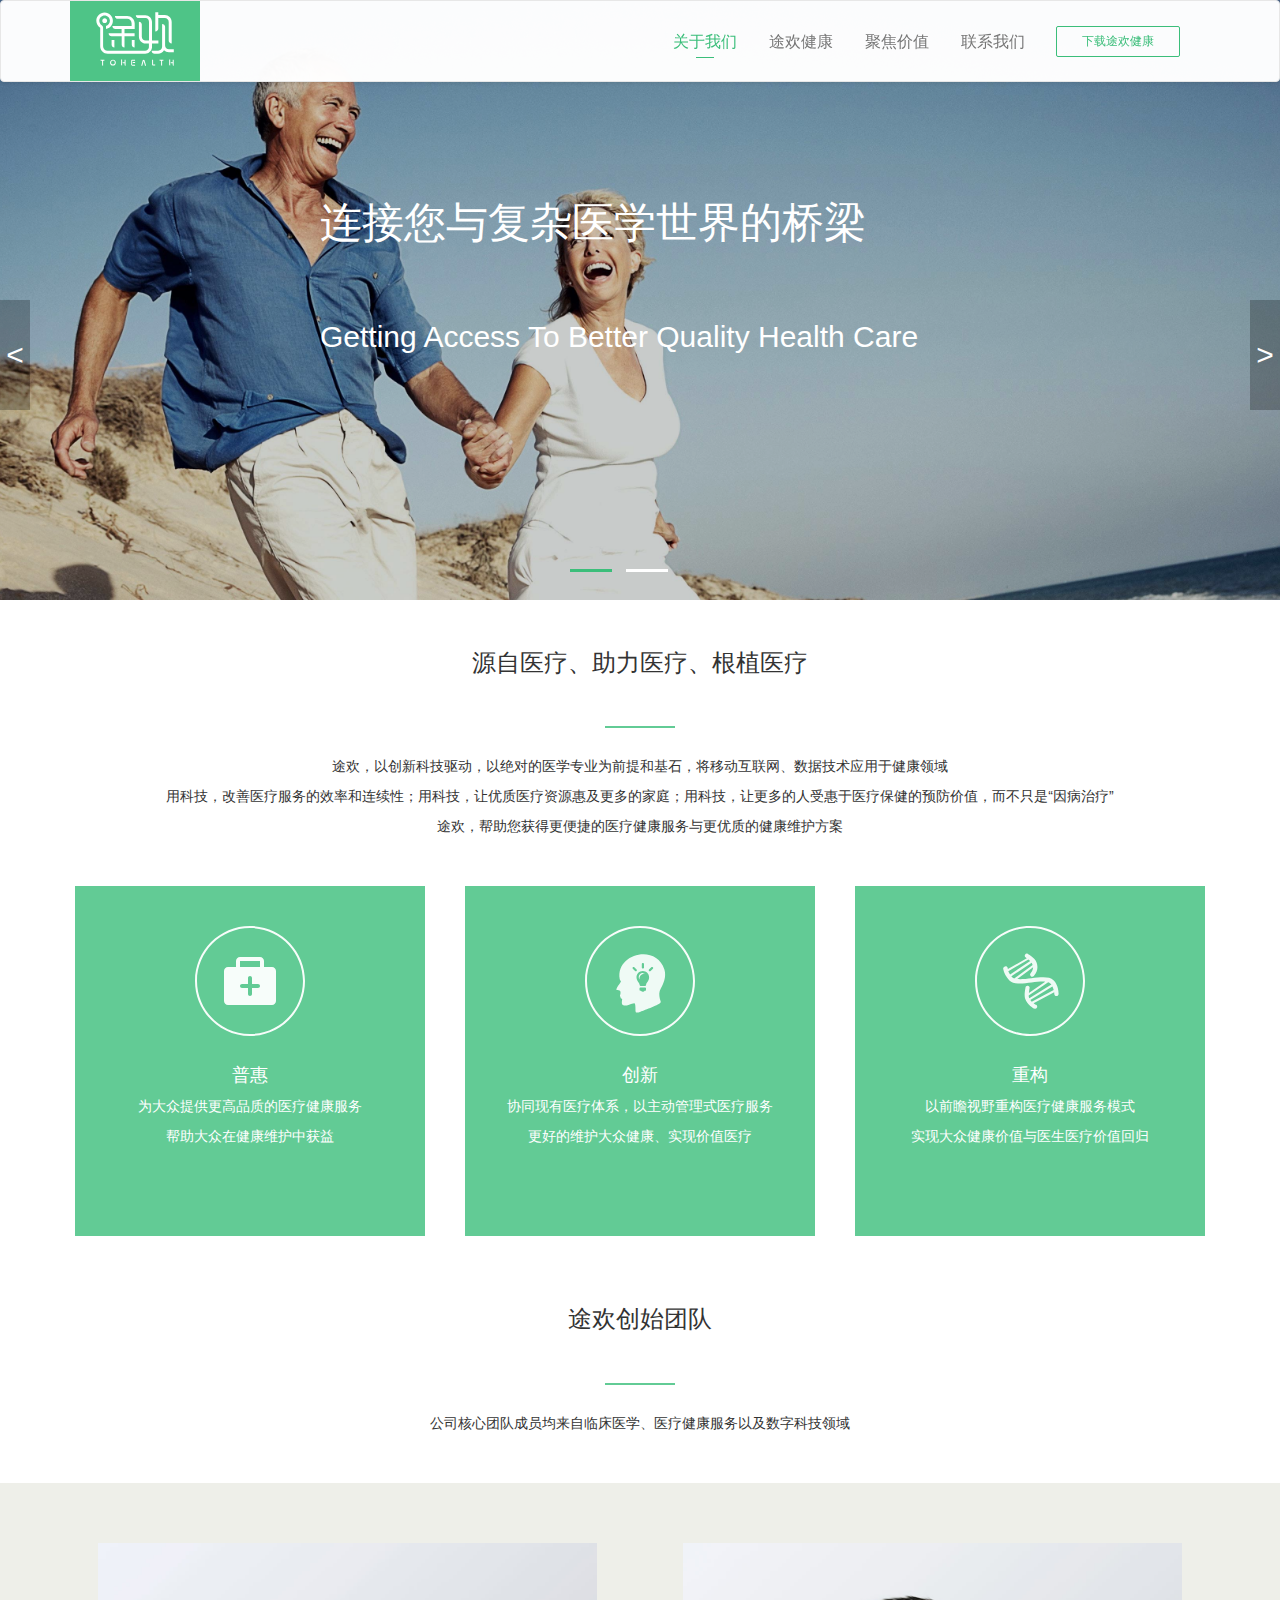
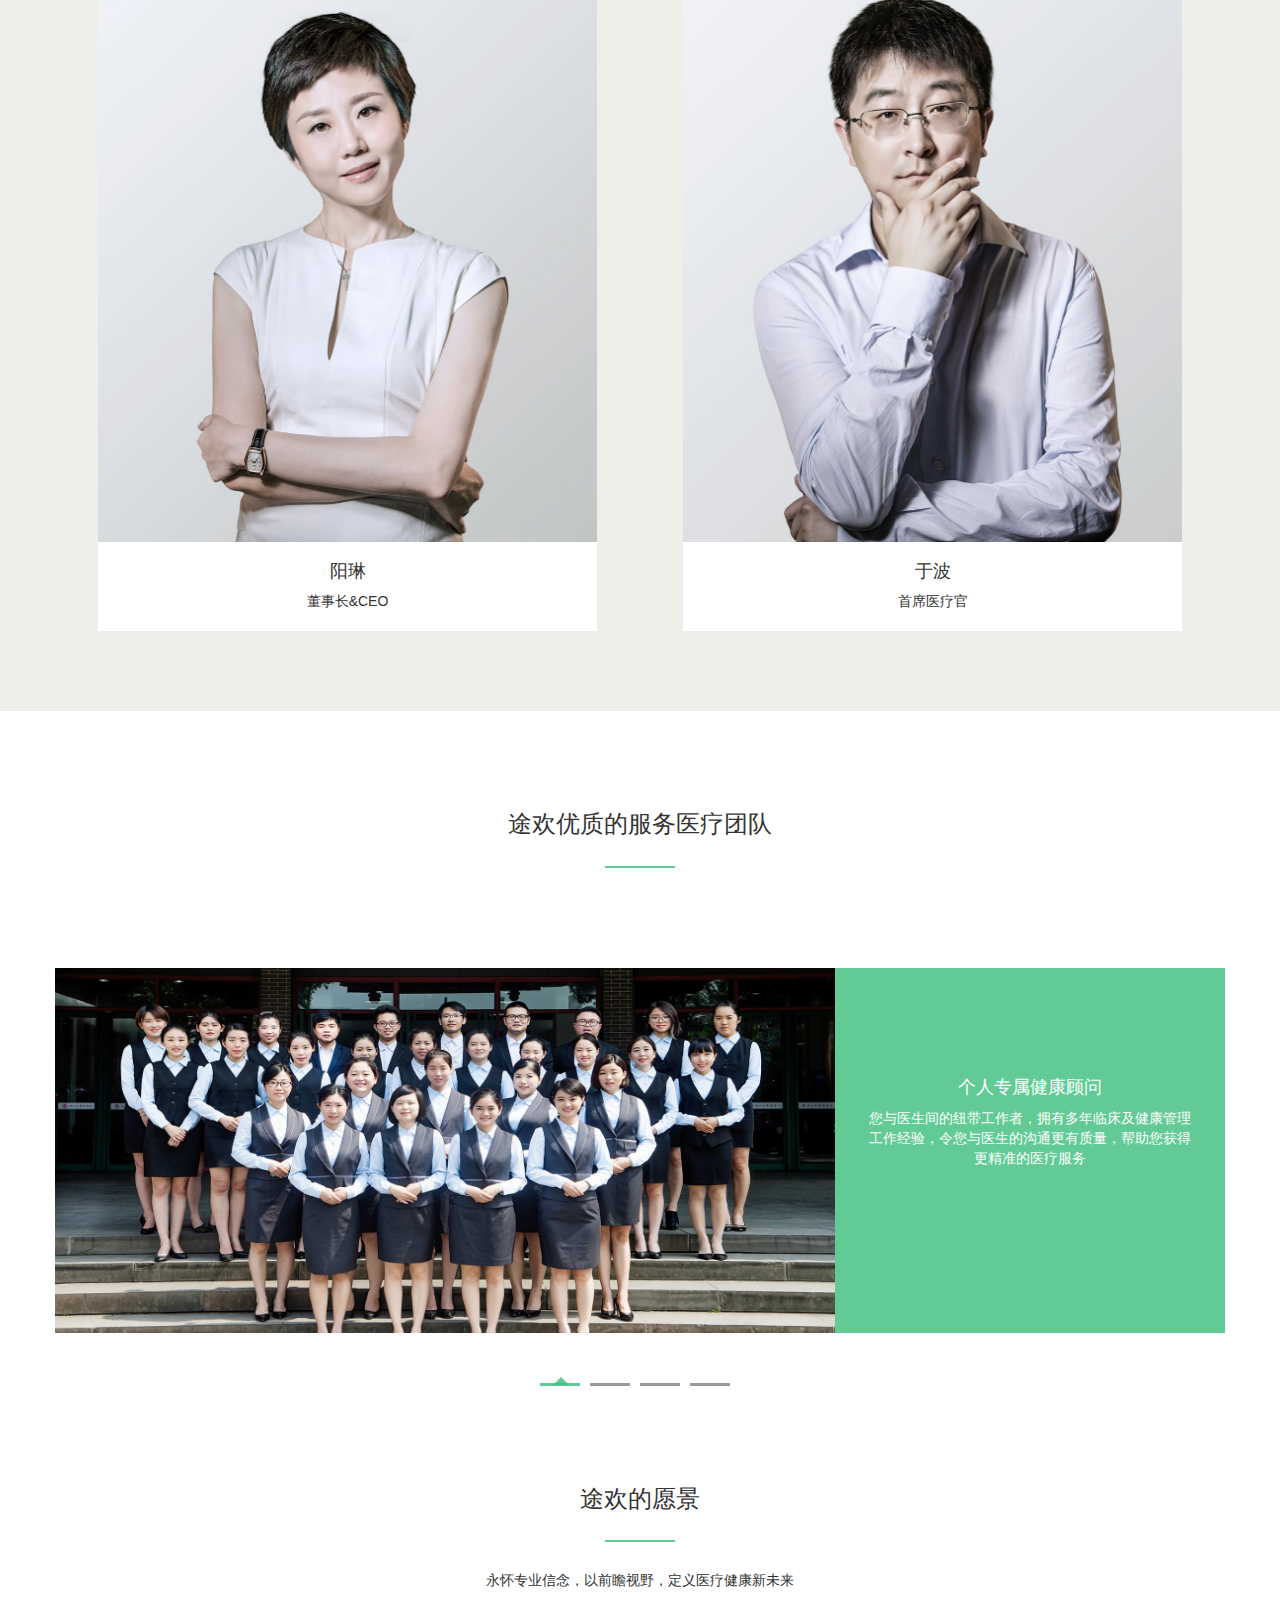
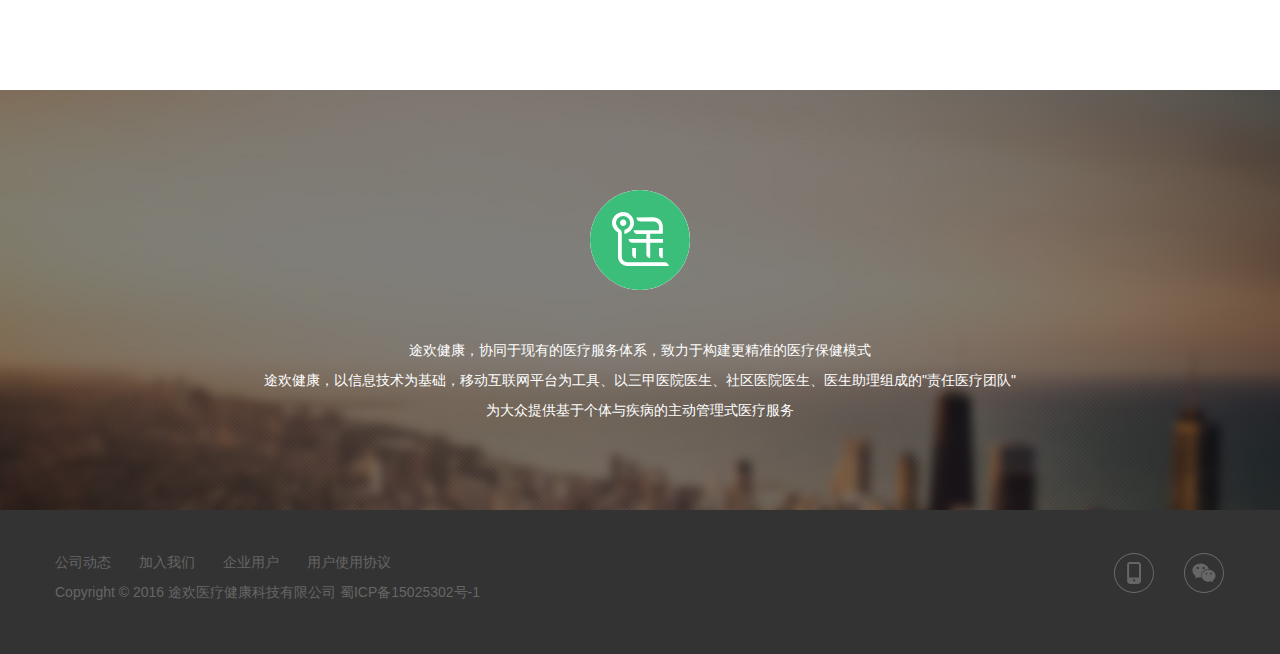
<file: index.html>
<!DOCTYPE html>
<html lang="en">
<head>
	<meta charset="UTF-8">
	<meta name="viewport" content="width=device-width, initial-scale=1">
	<title>Document</title>
	<link rel="stylesheet" href="style.css">
	<link rel="stylesheet" href="css/bootstrap.min.css">
</head>
<body>
<div class="navbar navbar-default">
    <div class="container">
        <div class="navbar-header">
            <button type="button" class="navbar-toggle collapsed" data-toggle="collapse" data-target="#bs-example-navbar-collapse-1">
                    <span class="sr-only">Toggle navigation</span>
					<span class="icon-bar icon-bar1"></span>
					<span class="icon-bar"></span>
					<span class="icon-bar icon-bar2"></span>
                </button>
            <a class="navbar-brand" href="/">
                <figure class="ac-logo-icon pc-none"></figure>
                <div class="logo-pc-div app-none">
                	<figure class="ac-familybrowser-icon"></figure>
                </div>
            </a>
        </div>
        <div class="collapse navbar-collapse navbar-right" id="bs-example-navbar-collapse-1">
            <ul class="nav navbar-nav">
                <li class="click">
                    <a href="#">关于我们</a>
                    <p class="line-top"></p>
                </li>
                <li>
                    <a href="health.html">途欢健康</a>
                </li>
                <li> 
                    <a href="value.html">聚焦价值</a>
                </li>
                <li>
                    <a href="contact.html">联系我们</a>
                </li>
            </ul>
            <form id="downappform" class="navbar-form navbar-right" style="margin-right:0;">
				<a class="pc-none" href="#" >下载途欢健康</a>
				<a class="app-none memberzhuc model-down" href="#" data-toggle="modal" data-target=".bs-example-modal-sm">下载途欢健康</a>
            </form>
        </div>
    </div>
</div>
<div class="modal fade bs-example-modal-sm" tabindex="-1" role="dialog" aria-labelledby="mySmallModalLabel">
    <div class="modal-dialog modal-sm">
        <div class="modal-content" style="height: 580px;">
            <div style="width:580px; display: inline-block;">
                <div class="modal-header">
                    <button type="button" class="close" data-dismiss="modal" aria-label="Close"></button>
                </div>
                <div class="modal-body">
                    <figure class="pop-erweima">
                        <img src="img/erweima-app.svg" width="300" height="300" style="padding: 20px; border: 1px solid rgba(170, 170, 170, 0.3);">
                    </figure>
                    <div class="pop-erweima-text">
                        <p>请使用微信扫一扫</p>
                        <p>下载“途欢健康”App注册登录</p>
                    </div>
                </div>
            </div>
        </div>
    </div>
</div>
<div class="banner">
	<div class="about img1" style="	background: url(img/about-us-banner-2x.jpg)no-repeat center;background-size: cover">
		<h1>连接您与复杂医学世界的桥梁</h1>
		<h2> Getting Access To Better Quality Health Care</h2>
	</div>
	<div class="about img2" style="	background: url(img/about-us-banner-2x-2.jpg)no-repeat center;background-size: cover">
		<h1>人生旅途 欢悦同享受</h1>
		<h2>To Health To Happiness</h2>
	</div>
	<ul class="clickbtn">
		<li class="on"></li>
		<li></li>
	</ul>
	<div id="btnleft">
		<div class="prev"><</div>
	</div>
	<div id="btnright">
		<div class="next">></div>
	</div>
</div>
<div class="container">
    <div class="intro">
        <h3>源自医疗、助力医疗、根植医疗</h3>
		<div class="line"></div>
        <p>途欢，以创新科技驱动，以绝对的医学专业为前提和基石，将移动互联网、数据技术应用于健康领域</p>
        <p>用科技，改善医疗服务的效率和连续性；用科技，让优质医疗资源惠及更多的家庭；用科技，让更多的人受惠于医疗保健的预防价值，而不只是“因病治疗”</p>
        <p>途欢，帮助您获得更便捷的医疗健康服务与更优质的健康维护方案</p>
    </div>
    <div class="row imglist">
    	<div class="col-xs-12 col-sm-4">
    		<div class="inner">
    			<img src="img/puhui.svg"/>
    			<h4>普惠</h4>
    			<p>为大众提供更高品质的医疗健康服务</p>
    			<p>帮助大众在健康维护中获益</p>
    		</div>
    	</div>
    	<div class="col-xs-12 col-sm-4">
    		<div class="inner">
    			<img src="img/chuangxin.svg"/>
    			<h4>创新</h4>
    			<p>协同现有医疗体系，以主动管理式医疗服务</p>
    			<p>更好的维护大众健康、实现价值医疗</p>
    		</div>
    	</div>
    	<div class="col-xs-12 col-sm-4">
    		<div class="inner">
    			<img src="img/chonggou.svg"/>
    			<h4>重构</h4>
    			<p>以前瞻视野重构医疗健康服务模式</p>
    			<p>实现大众健康价值与医生医疗价值回归</p>
    		</div>
    	</div>
    </div>
    <div class="intro">
        <h3>途欢创始团队</h3>
		<div class="line"></div>
        <p>公司核心团队成员均来自临床医学、医疗健康服务以及数字科技领域</p>
    </div>
</div>
<div class="ceo">
	<div class="container">
		<div class="row ceolist">
			<div class="col-xs-12 col-sm-6">
				<div class="inner">
					<img src="img/nv.jpeg"/>
					<div>
						<h4>阳琳</h4>
						<p>董事长&CEO</p>
					</div>
					<div class="wrapper">
					<div class="intro">
						<h4>阳琳</h4>
						<p>董事长&CEO</p>
						<ul>
							<li>毕业于重庆医科大学临床医学系</li>
                            <li>西南财经大学硕士</li>
                            <li>曾供职于四川省人民医院</li>
                            <li>同时拥有近10年企业经营管理经验</li>
						</ul>
					</div>
				</div>
				</div>
			</div>
			<div class="col-xs-12 col-sm-6">
				<div class="inner">
					<img src="img/nan.jpeg"/>
					<div>
						<h4>于波</h4>
						<p>首席医疗官</p>
					</div>
					<div class="wrapper">
					<div class="intro">
						<h4>于波</h4>
						<p>首席医疗官</p>
						<ul>
							<li>毕业于华西医科大学临床医学系</li>
                            <li>拥有17年临床医疗经验</li>
                            <li>曾供职于四川省人民医院</li>
                            <li>美国克林顿基金会HIV/AIDS(中国)</li>
                            <li>美国疾病控制中心(GAP)</li>
                            <li>世界卫生组织(WHO)认证培训师</li>
						</ul>
					</div>
				</div>
				</div>
			</div>
		</div>
	</div>
</div>
<div class="showpic">
    <div class="intro">
        <h3>途欢优质的服务医疗团队</h3>
		<div class="line"></div>
    </div>
	<div class="container">
		<div class="row">
			<div class="col-xs-12 col-sm-8">
				<img src="img/1.jpeg"/>
				<img src="img/2.jpeg"/>
				<img src="img/3.jpeg"/>
				<img src="img/4.jpeg"/>
			</div>
			<div class="col-xs-12 col-sm-4">
				<div class="text">
					<h4>个人专属健康顾问</h4>
					<p>您与医生间的纽带工作者，拥有多年临床及健康管理工作经验，令您与医生的沟通更有质量，帮助您获得更精准的医疗服务</p>
				</div>
				<div class="text">
					<h4>2</h4>
					<p>您与家人的医疗服务协调顾问，拥有多年临床工作背景和分诊经验，给予您和家人必要的就医指导，帮助您选择适需的科室就医、获得专科医生线上预诊服务，或为您连接您所需的医疗服务</p>
				</div>
				<div class="text">
					<h4>3</h4>
					<p>您与医生间的纽带工作者，拥有多年临床及健康管理工作经验，令您与医生的沟通更有质量，帮助您获得更精准的医疗服务</p>
				</div>
				<div class="text">
					<h4>4</h4>
					<p>您与家人的健康守门人。解决您与家庭日常大多数的医疗需求及慢性疾病稳定期的治疗、随访与管理。在途欢健康管理平台与健康顾问支持下，协助您完成更精准，更有价值的诊疗</p>
				</div>
			</div>
		</div>
	</div>
	<ul class="controlbtn clearfix">
		<li class="on"></li>
		<li></li>
		<li></li>
		<li></li>
	</ul>
	<div class="intro">
        <h3 style="margin-bottom: 1em">途欢的愿景</h3>
		<div class="line"></div>
        <p>永怀专业信念，以前瞻视野，定义医疗健康新未来</p>
    </div>
</div>
<div class="display">
	<div class="container-fluid">
		<div class="row">
			<div class="col-xs-12">
				<img src="img/logo.svg"/>
				<p>途欢健康，协同于现有的医疗服务体系，致力于构建更精准的医疗保健模式</p>
				<p>途欢健康，以信息技术为基础，移动互联网平台为工具、以三甲医院医生、社区医院医生、医生助理组成的"责任医疗团队"</p>
				<p>为大众提供基于个体与疾病的主动管理式医疗服务</p>

			</div>
		</div>
	</div>
</div>
<footer>
	<div class="container hidden-xs">
		<div class="row">
			<div class="left pull-left">
				<ul class="clearfix">
					<li><a href="#">公司动态</a></li>
					<li><a href="#">加入我们</a></li>
					<li><a href="#">企业用户</a></li>
					<li><a href="#">用户使用协议</a></li>
				</ul>
				<p>Copyright © 2016 途欢医疗健康科技有限公司 蜀ICP备15025302号-1</p>
			</div>
			<div class="right pull-right">
				<div class="shouji pull-left">
					<div class="alertbox">
						<div class="inner"></div>
						<div class="arrow"></div>
					</div>
				</div>
				<div class="weixin pull-left">
					<div class="alertbox">
						<div class="inner"></div>
						<div class="arrow"></div>
					</div>
				</div>
			</div>
		</div>
	</div>
	<div class="container visible-xs-block">
		<div class="row">
			<p>Copyright © 2016 途欢医疗健康科技有限公司 蜀ICP备15025302号-1</p>
		</div>
	</div>
</footer>
</body>
</html>
<script src="js/jquery-3.2.0.min.js"></script>
<script src="js/bootstrap.min.js"></script>
<script src="main.js"></script>
</file>
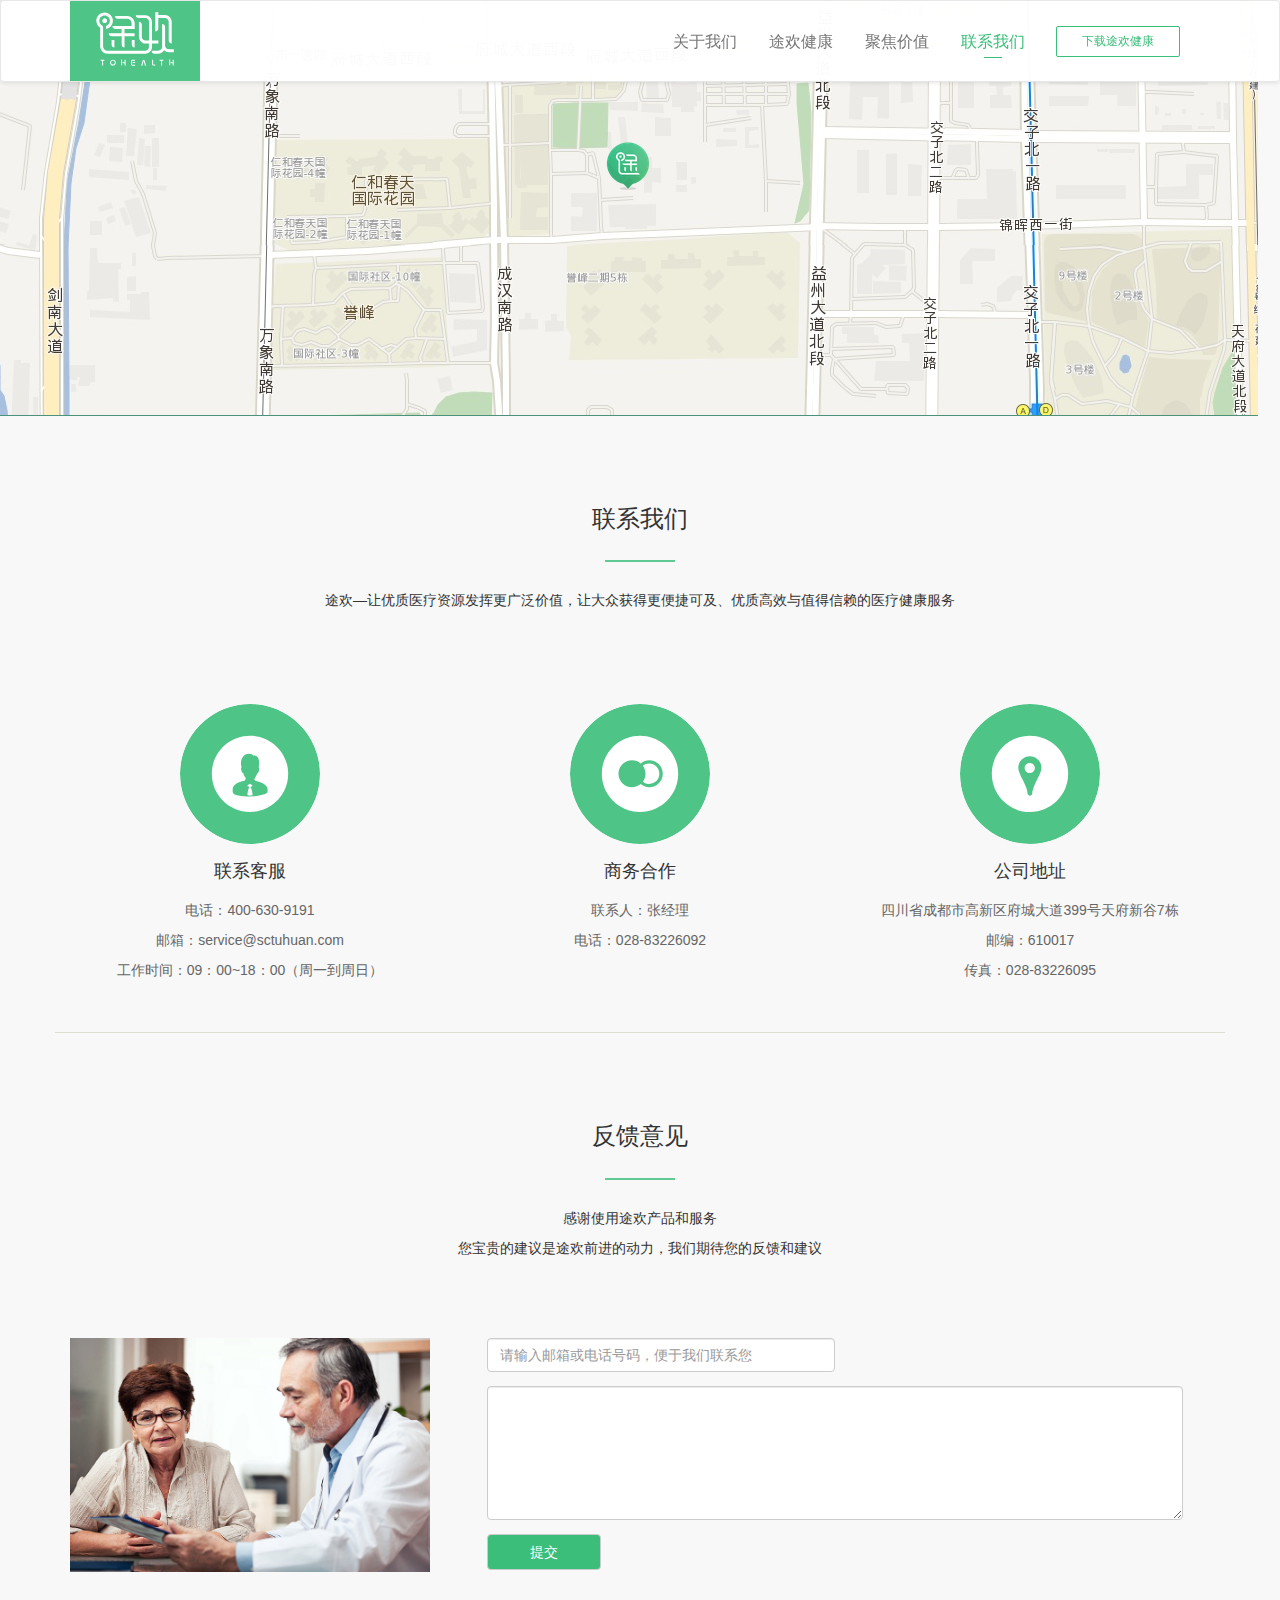
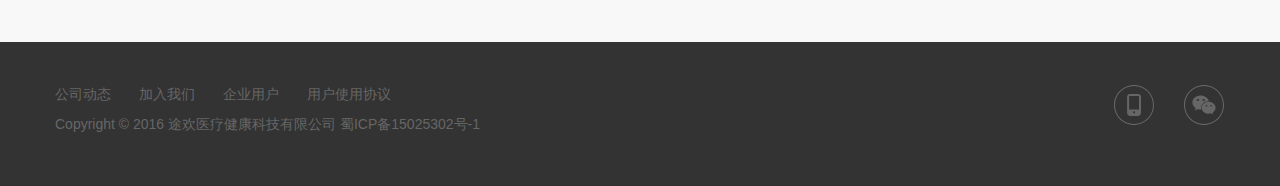
<file: contact.html>
<!DOCTYPE html>
<html lang="en">
<head>
    <meta charset="UTF-8">
    <meta name="viewport" content="width=device-width, initial-scale=1">
    <title>Document</title>
    <link rel="stylesheet" href="style.css">
    <link rel="stylesheet" href="css/bootstrap.min.css">
</head>
<body style="background: #f8f8f8    ">
<div class="navbar navbar-default">
    <div class="container">
        <div class="navbar-header">
            <button type="button" class="navbar-toggle collapsed" data-toggle="collapse" data-target="#bs-example-navbar-collapse-1">
                <span class="sr-only">Toggle navigation</span>
                <span class="icon-bar icon-bar1"></span>
                <span class="icon-bar"></span>
                <span class="icon-bar icon-bar2"></span>
            </button>
            <a class="navbar-brand" href="/">
                <figure class="ac-logo-icon pc-none"></figure>
                <div class="logo-pc-div app-none">
                    <figure class="ac-familybrowser-icon"></figure>
                </div>
            </a>
        </div>
        <div class="collapse navbar-collapse navbar-right" id="bs-example-navbar-collapse-1">
            <ul class="nav navbar-nav">
                <li>
                    <a href="index.html">关于我们</a>
                </li>
                <li>
                    <a href="health.html">途欢健康</a>
                </li>
                <li>
                    <a href="value.html">聚焦价值</a>
                </li>
                <li class="click">
                    <a href="#">联系我们</a>
                    <p class="line-top"></p>
                </li>
            </ul>
            <form id="downappform" class="navbar-form navbar-right" style="margin-right:0;">
                <a class="pc-none" href="#" >下载途欢健康</a>
                <a class="app-none memberzhuc model-down" href="#" data-toggle="modal" data-target=".bs-example-modal-sm">下载途欢健康</a>
            </form>
        </div>
    </div>
</div>
<div class="modal fade bs-example-modal-sm" tabindex="-1" role="dialog" aria-labelledby="mySmallModalLabel">
    <div class="modal-dialog modal-sm">
        <div class="modal-content" style="height: 580px;">
            <div style="width:580px; display: inline-block;">
                <div class="modal-header">
                    <button type="button" class="close" data-dismiss="modal" aria-label="Close"></button>
                </div>
                <div class="modal-body">
                    <figure class="pop-erweima">
                        <img src="img/erweima-app.svg" width="300" height="300" style="padding: 20px; border: 1px solid rgba(170, 170, 170, 0.3);">
                    </figure>
                    <div class="pop-erweima-text">
                        <p>请使用微信扫一扫</p>
                        <p>下载“途欢健康”App注册登录</p>
                    </div>
                </div>
            </div>
        </div>
    </div>
</div>
<div class="container-fluid">
    <div class="row">
        <img src="img/map.bmp"/>
    </div>
</div>
<div class="container" style="text-align: center;margin-top: 5em">
    <h3>联系我们</h3>
    <div class="line"></div>
    <p>途欢—让优质医疗资源发挥更广泛价值，让大众获得更便捷可及、优质高效与值得信赖的医疗健康服务</p>
</div>
<div class="container contactus">
    <div class="row">
        <div class="col-xs-12 col-sm-4">
            <div class="innerbox">
                <img src="img/contact1.svg"/>
                <h4>联系客服</h4>
                <p>电话：400-630-9191</p>
                <p>邮箱：service@sctuhuan.com</p>
                <p>工作时间：09：00~18：00（周一到周日）</p>
            </div>
        </div>
        <div class="col-xs-12 col-sm-4">
            <div class="innerbox">
                <img src="img/contact2.svg"/>
                <h4>商务合作</h4>
                <p>联系人：张经理</p>
                <p>电话：028-83226092</p>
            </div>
        </div>
        <div class="col-xs-12 col-sm-4">
            <div class="innerbox">
                <img src="img/contact3.svg"/>
                <h4>公司地址</h4>
                <p>四川省成都市高新区府城大道399号天府新谷7栋</p>
                <p>邮编：610017</p>
                <p>传真：028-83226095</p>
            </div>
        </div>
    </div>
</div>
<div class="container messagebox hidden-xs">
    <div class="row" style="margin-bottom: 5em">
        <h3>反馈意见</h3>
        <div class="line"></div>
        <p>感谢使用途欢产品和服务</p>
        <p>您宝贵的建议是途欢前进的动力，我们期待您的反馈和建议</p>
    </div>
    <div class="row">
        <div class="col-xs-4">
            <div class="imgbox">
                <img src="img/fkyj-cion.jpg"/>
            </div>
        </div>
        <div class="col-xs-8">
            <div class="innerbox">
                <input style="width: 50%" type="text" class="form-control" placeholder="请输入邮箱或电话号码，便于我们联系您">
                <textarea class="form-control" rows="6"></textarea>
                <button type="button" class="btn btn-default">提交</button>
            </div>
        </div>
    </div>
</div>


<footer>
    <div class="container hidden-xs">
        <div class="row">
            <div class="left pull-left">
                <ul class="clearfix">
                    <li><a href="#">公司动态</a></li>
                    <li><a href="#">加入我们</a></li>
                    <li><a href="#">企业用户</a></li>
                    <li><a href="#">用户使用协议</a></li>
                </ul>
                <p>Copyright © 2016 途欢医疗健康科技有限公司 蜀ICP备15025302号-1</p>
            </div>
            <div class="right pull-right">
                <div class="shouji pull-left">
                    <div class="alertbox">
                        <div class="inner"></div>
                        <div class="arrow"></div>
                    </div>
                </div>
                <div class="weixin pull-left">
                    <div class="alertbox">
                        <div class="inner"></div>
                        <div class="arrow"></div>
                    </div>
                </div>
            </div>
        </div>
    </div>
    <div class="container visible-xs-block">
        <div class="row">
            <p>Copyright © 2016 途欢医疗健康科技有限公司 蜀ICP备15025302号-1</p>
        </div>
    </div>
</footer>
</body>
</html>
<script src="js/jquery-3.2.0.min.js"></script>
<script src="js/bootstrap.min.js"></script>
<script src="main.js"></script>
</file>
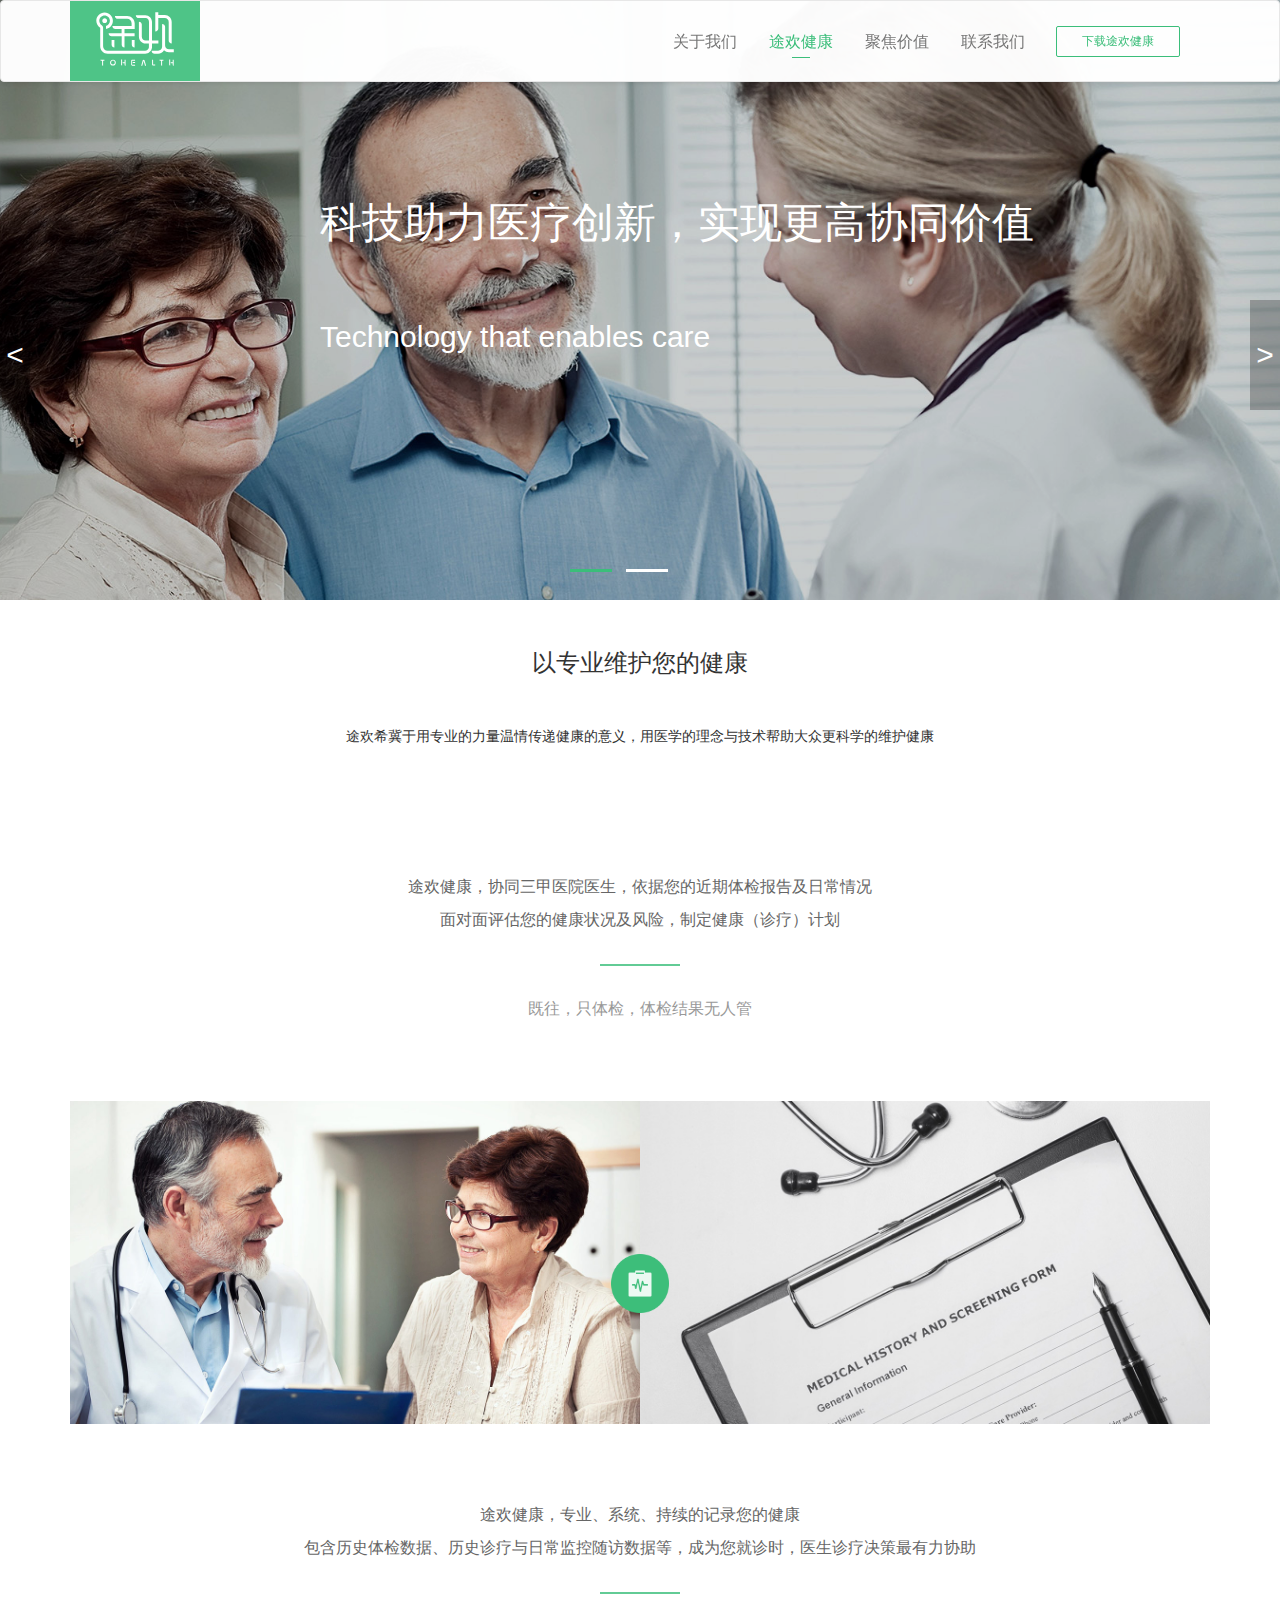
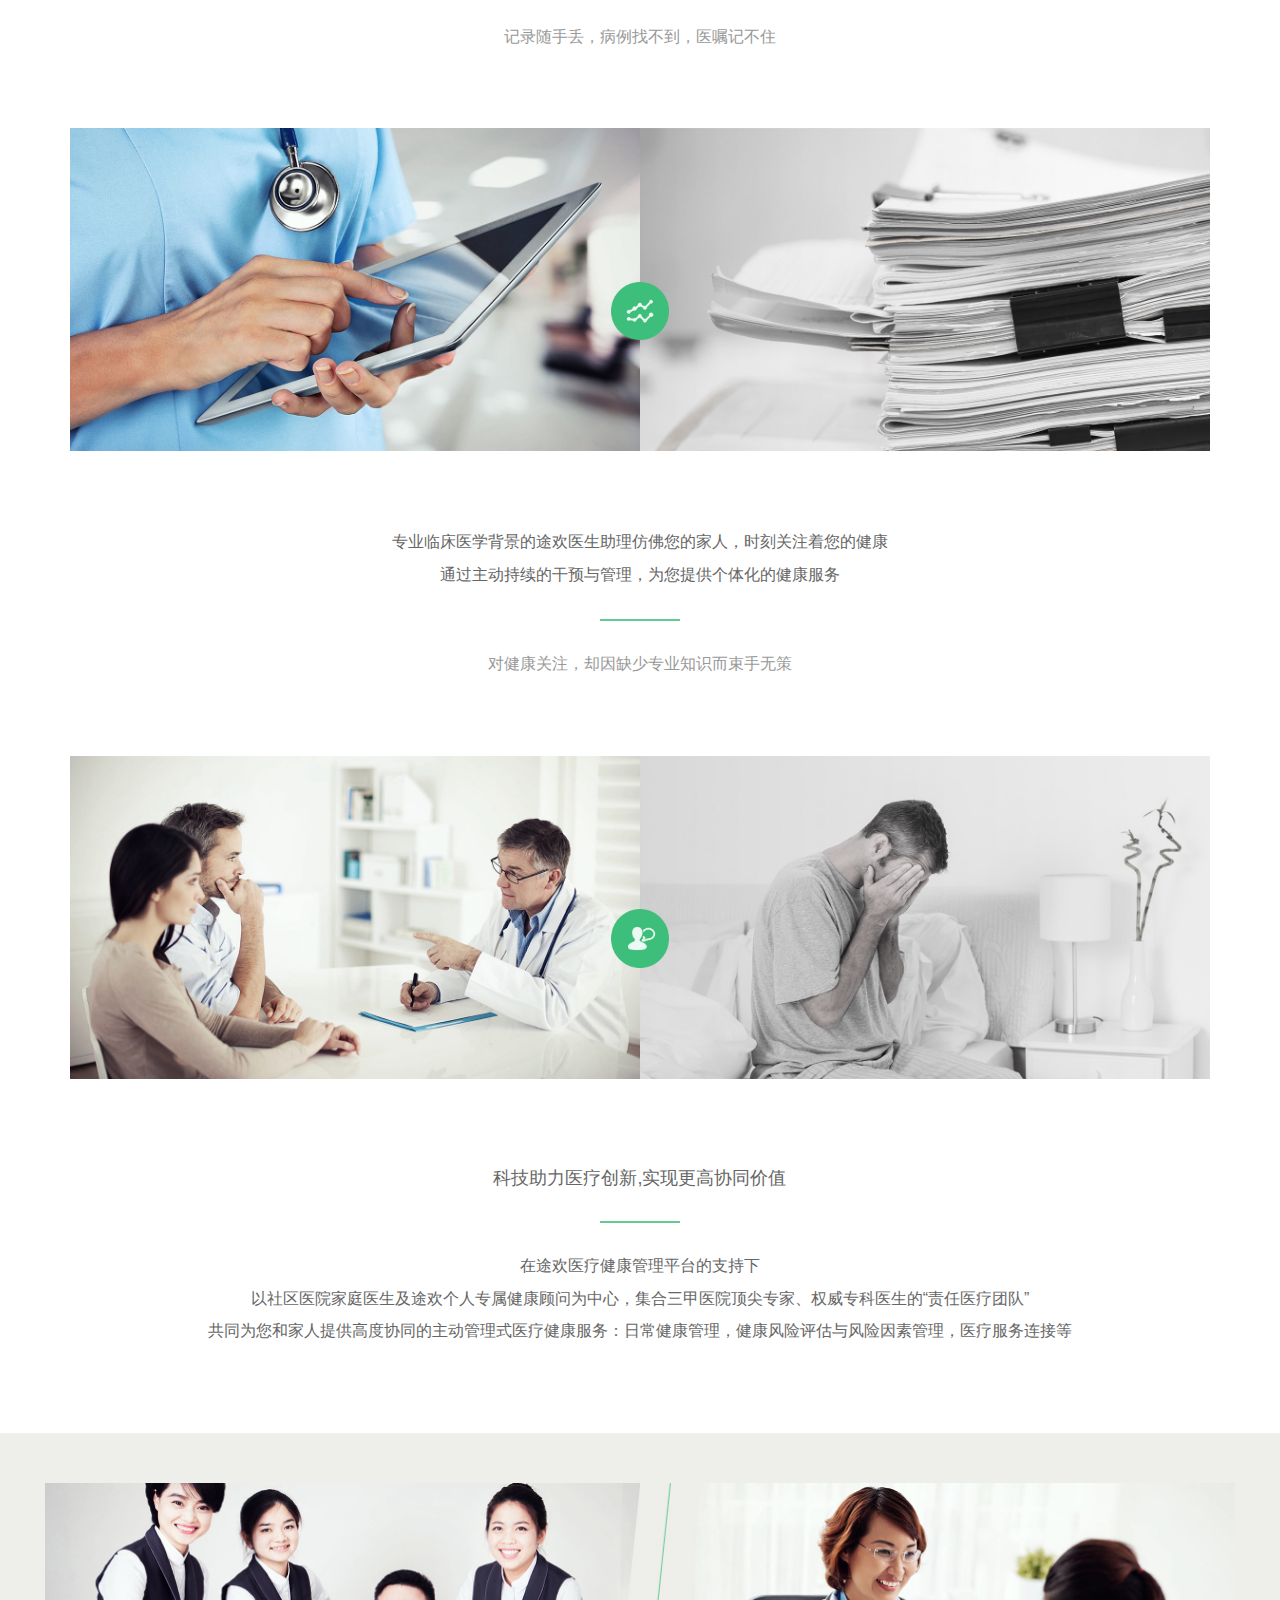
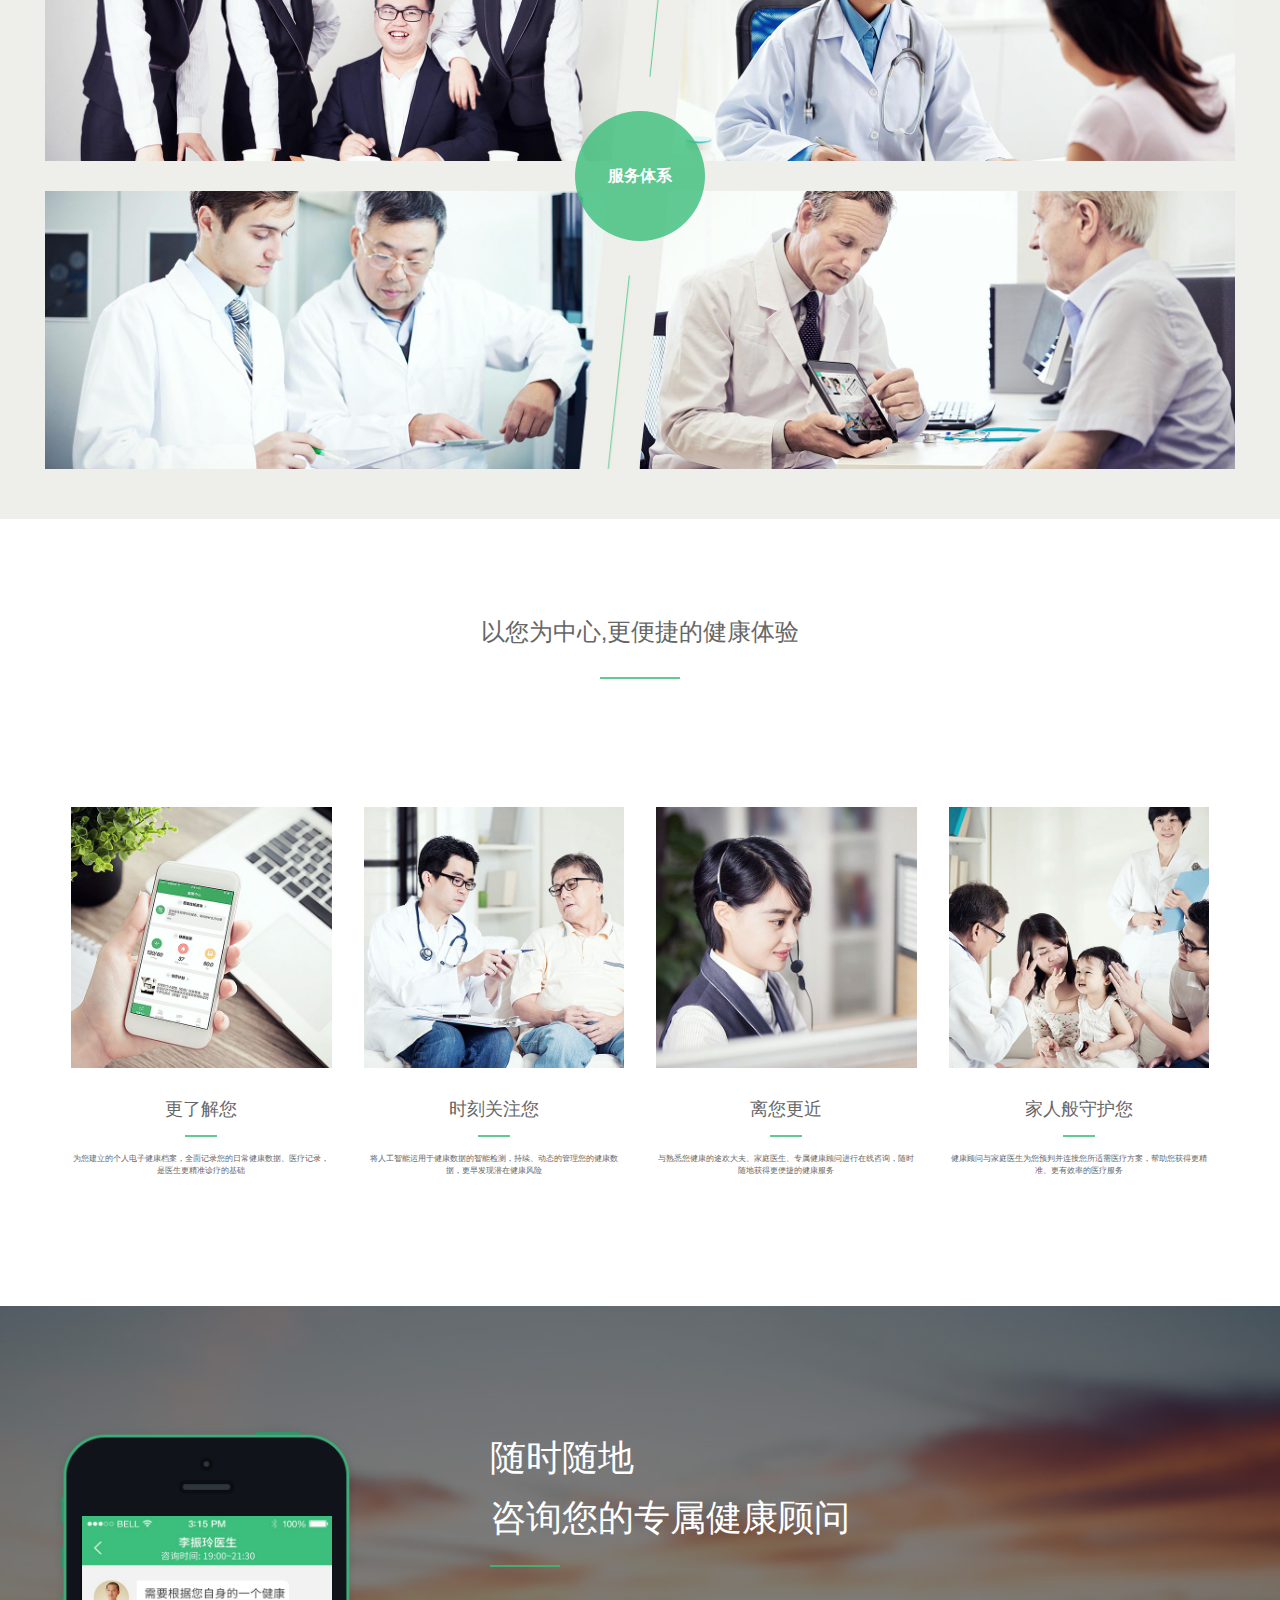
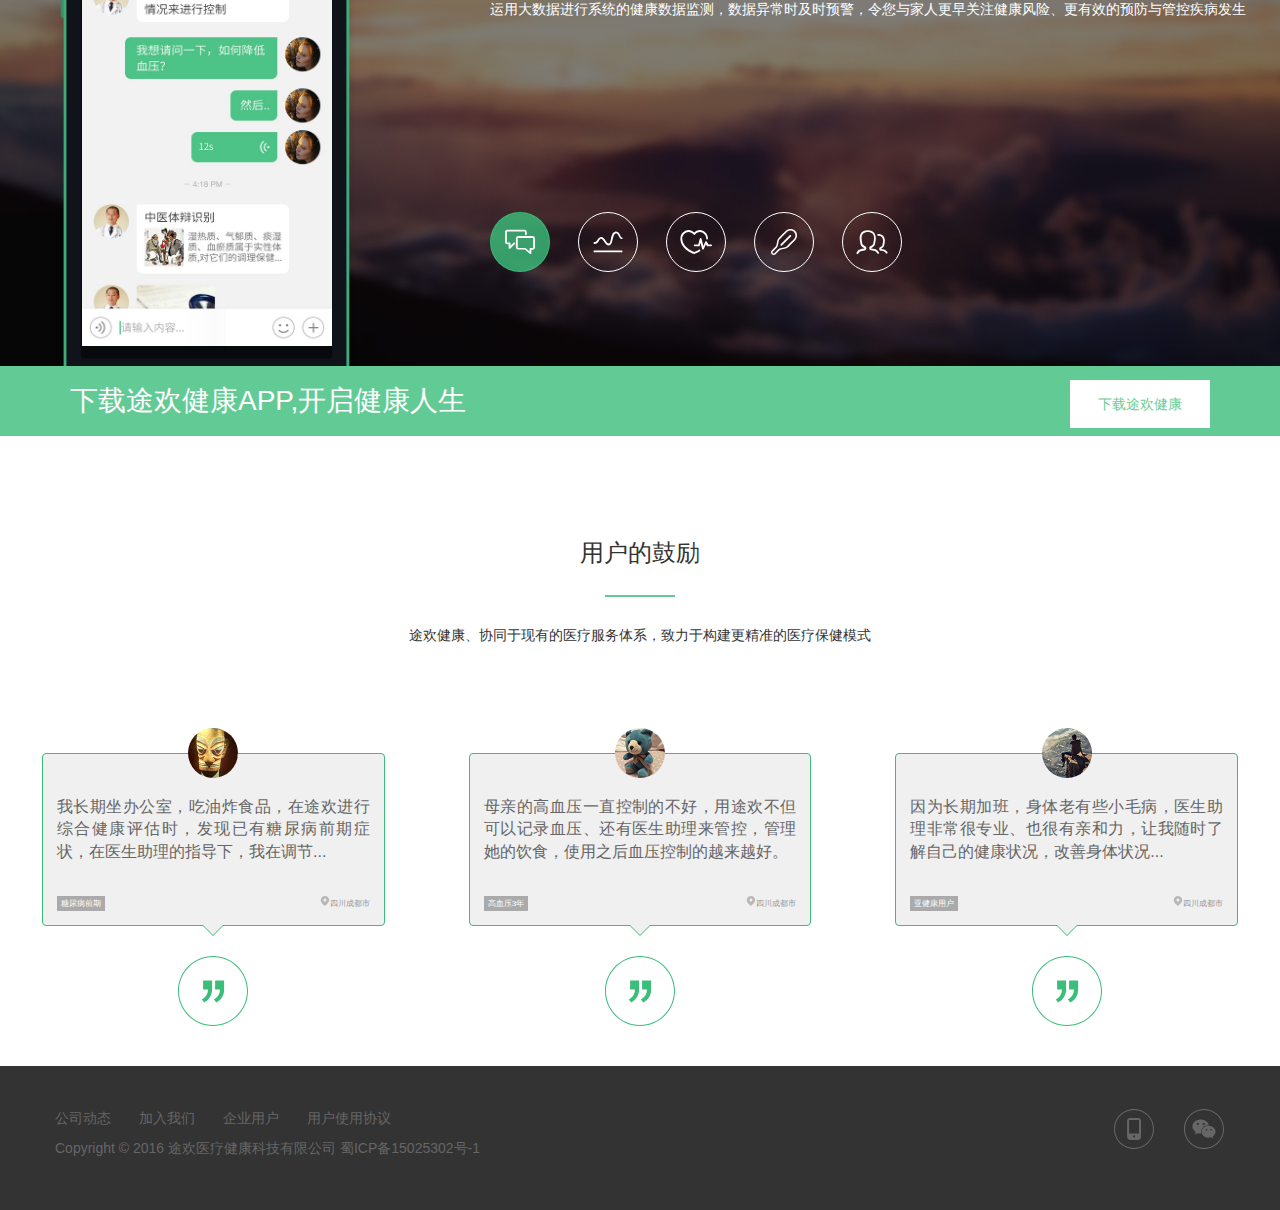
<file: health.html>
<!DOCTYPE html>
<html lang="en">
<head>
	<meta charset="UTF-8">
	<meta name="viewport" content="width=device-width, initial-scale=1">
	<title>Document</title>
	<link rel="stylesheet" href="style.css">
	<link rel="stylesheet" href="css/bootstrap.min.css">
</head>
<body>
<div class="navbar navbar-default">
    <div class="container">
        <div class="navbar-header">
            <button type="button" class="navbar-toggle collapsed" data-toggle="collapse" data-target="#bs-example-navbar-collapse-1">
                    <span class="sr-only">Toggle navigation</span>
					<span class="icon-bar icon-bar1"></span>
					<span class="icon-bar"></span>
					<span class="icon-bar icon-bar2"></span>
                </button>
            <a class="navbar-brand" href="/">
                <figure class="ac-logo-icon pc-none"></figure>
                <div class="logo-pc-div app-none">
                	<figure class="ac-familybrowser-icon"></figure>
                </div>
            </a>
        </div>
        <div class="collapse navbar-collapse navbar-right" id="bs-example-navbar-collapse-1">
            <ul class="nav navbar-nav">
                <li>
                    <a href="index.html">关于我们</a>
                </li>
                <li  class="click">
                    <a href="#">途欢健康</a>
					<p class="line-top"></p>
                </li>
                <li> 
                    <a href="value.html">聚焦价值</a>
                </li>
                <li>
                    <a href="contact.html">联系我们</a>
                </li>
            </ul>
            <form id="downappform" class="navbar-form navbar-right" style="margin-right:0;">
				<a class="pc-none" href="#" >下载途欢健康</a>
				<a class="app-none memberzhuc model-down" href="#" data-toggle="modal" data-target=".bs-example-modal-sm">下载途欢健康</a>
            </form>
        </div>
    </div>
</div>
<div class="modal fade bs-example-modal-sm" tabindex="-1" role="dialog" aria-labelledby="mySmallModalLabel">
    <div class="modal-dialog modal-sm">
        <div class="modal-content" style="height: 580px;">
            <div style="width:580px; display: inline-block;">
                <div class="modal-header">
                    <button type="button" class="close" data-dismiss="modal" aria-label="Close"></button>
                </div>
                <div class="modal-body">
                    <figure class="pop-erweima">
                        <img src="img/erweima-app.svg" width="300" height="300" style="padding: 20px; border: 1px solid rgba(170, 170, 170, 0.3);">
                    </figure>
                    <div class="pop-erweima-text">
                        <p>请使用微信扫一扫</p>
                        <p>下载“途欢健康”App注册登录</p>
                    </div>
                </div>
            </div>
        </div>
    </div>
</div>
<div class="banner">
	<div class="about img1" style="background: url(img/health-banner1.jpg) no-repeat center;background-size: cover">
		<h1> 科技助力医疗创新，实现更高协同价值</h1>
		<h2> Technology that enables care</h2>
	</div>
	<div class="about img2" style="background: url(img/health-banner2.jpg)no-repeat center;background-size: cover">
		<h1>选择途欢，拥有更具连续性的医疗健康服务</h1>
		<h2>Choose us， Better care， Better health</h2>
	</div>
	<ul class="clickbtn">
		<li class="on"></li>
		<li></li>
	</ul>
	<div id="btnleft">
		<div class="prev"><</div>
	</div>
	<div id="btnright">
		<div class="next">></div>
	</div>
</div>
<div class="container">
    <div class="intro">
        <h3>以专业维护您的健康</h3>
        <p>途欢希冀于用专业的力量温情传递健康的意义，用医学的理念与技术帮助大众更科学的维护健康</p>
    </div>
</div>
<!-- <div class="itembox">
	<div class="btn" id="prevbtn"> < </div>
	<div class="btn" id="nextbtn"> > </div>
	<div class="container">
		<div class="row" style="overflow: hidden;height: 300px">
			<ul class="itemlist clearfix">
				<li>
					<img src="img/garden01.jpg" />
					<div class="itemtext">
						<h4>专属健康管理计划</h4>
						<p>制定全面匹配的健康管理方案，享受专属于您的健康管理服务</p>
					</div>
				</li>
				<li>
					<img src="img/garden02.jpg" />
					<div class="itemtext">
						<h4>专属健康管理计划</h4>
						<p>制定全面匹配的健康管理方案，享受专属于您的健康管理服务</p>
					</div>
				</li>
				<li>
					<img src="img/garden03.jpg" />
					<div class="itemtext">
						<h4>专属健康管理计划</h4>
						<p>制定全面匹配的健康管理方案，享受专属于您的健康管理服务</p>
					</div>
				</li>
				<li>
					<img src="img/garden04.jpg" />
					<div class="itemtext">
						<h4>专属健康管理计划</h4>
						<p>制定全面匹配的健康管理方案，享受专属于您的健康管理服务</p>
					</div>
				</li>
				<li>
					<img src="img/garden05.jpg" />
					<div class="itemtext">
						<h4>专属健康管理计划</h4>
						<p>制定全面匹配的健康管理方案，享受专属于您的健康管理服务</p>
					</div>
				</li>
			</ul>
		</div>
	</div>
</div> -->
<div class="contentbox">
	<div class="container">
		<div class="row">
			<div class="col-xs-12 text">
				<p>途欢健康，协同三甲医院医生，依据您的近期体检报告及日常情况</p>
				<p>面对面评估您的健康状况及风险，制定健康（诊疗）计划</p>
				<div class="line"></div>
				<span>既往，只体检，体检结果无人管</span>
			</div>
			<div class="col-xs-12">
				<div class="pic">
					<img src="img/line1.png"/>
				</div>
				<div class="col-xs-6">
					<img src="img/line1-1.jpg"/>
				</div>
				<div class="col-xs-6">
					<img src="img/ling1-2.jpg"/>
				</div>
			</div>
			<div class="col-xs-12 text">
				<p>途欢健康，专业、系统、持续的记录您的健康</p>
				<p>包含历史体检数据、历史诊疗与日常监控随访数据等，成为您就诊时，医生诊疗决策最有力协助</p>
				<div class="line"></div>
				<span>记录随手丢，病例找不到，医嘱记不住</span>
			</div>
			<div class="col-xs-12">
				<div class="pic">
					<img src="img/line2.png"/>
				</div>
				<div class="col-xs-6">
					<img src="img/line2-1.jpg"/>
				</div>
				<div class="col-xs-6">
					<img src="img/line2-2.jpg"/>
				</div>
			</div>
			<div class="col-xs-12 text">
				<p>专业临床医学背景的途欢医生助理仿佛您的家人，时刻关注着您的健康</p>
				<p>通过主动持续的干预与管理，为您提供个体化的健康服务</p>
				<div class="line"></div>
				<span>对健康关注，却因缺少专业知识而束手无策</span>
			</div>
			<div class="col-xs-12">
				<div class="pic">
					<img src="img/line3.png"/>
				</div>
				<div class="col-xs-6">
					<img src="img/line3-1.jpg"/>
				</div>
				<div class="col-xs-6">
					<img src="img/line3-2.jpg"/>
				</div>
			</div>
			<div class="col-xs-12 text">
				<h4>科技助力医疗创新,实现更高协同价值</h4>
				<div class="line"></div>
				<p>在途欢医疗健康管理平台的支持下</p>
				<p>以社区医院家庭医生及途欢个人专属健康顾问为中心，集合三甲医院顶尖专家、权威专科医生的“责任医疗团队”</p>
				<p>共同为您和家人提供高度协同的主动管理式医疗健康服务：日常健康管理，健康风险评估与风险因素管理，医疗服务连接等</p>
			</div>
		</div>
	</div>
	<div class="container-fluid" style="background: #eeeeea;padding: 50px 30px">
		<div class="row">
			<div class="col-xs-12">
				<div class="pic picbd">
					服务体系
				</div>
				<div class="col-xs-12" style="margin-bottom: 30px">
					<img src="img/fuwu1.jpg"/>
				</div>
				<div class="col-xs-12">
					<img src="img/fuwu2.jpg"/>
				</div>
			</div>
		</div>
	</div>
	<div class="col-xs-12 text">
		<h3>以您为中心,更便捷的健康体验</h3>
		<div class="line"></div>
	</div>
	<div class="container">
		<div class="row">
			<div class="col-xs-6 col-sm-3">
				<div class="box">
					<img src="img/center-img-01.jpg"/>
					<div class="text">
						<h4>更了解您</h4>
						<div class="line"></div>
						<p>为您建立的个人电子健康档案，全面记录您的日常健康数据、医疗记录，是医生更精准诊疗的基础</p>
					</div>
				</div>
			</div>
			<div class="col-xs-6 col-sm-3">
				<div class="box">
					<img src="img/center-img-02.jpg"/>
					<div class="text">
						<h4>时刻关注您</h4>
						<div class="line"></div>
						<p>将人工智能运用于健康数据的智能检测，持续、动态的管理您的健康数据，更早发现潜在健康风险</p>
					</div>
				</div>
			</div>
			<div class="col-xs-6 col-sm-3">
				<div class="box">
					<img src="img/center-img-03.jpg"/>
					<div class="text">
						<h4>离您更近</h4>
						<div class="line"></div>
						<p>与熟悉您健康的途欢大夫、家庭医生、专属健康顾问进行在线咨询，随时随地获得更便捷的健康服务</p>
					</div>
				</div>
			</div>
			<div class="col-xs-6 col-sm-3">
				<div class="box">
					<img src="img/center-img-04.jpg"/>
					<div class="text">
						<h4>家人般守护您</h4>
						<div class="line"></div>
						<p>健康顾问与家庭医生为您预判并连接您所适需医疗方案，帮助您获得更精准、更有效率的医疗服务</p>
					</div>
				</div>
			</div>
		</div>
	</div>
</div>
<div class="appload hidden-xs">
	<div class="container-fluid">
		<ul class="navbtn">
			<li class="click"><img src="img/nav1.svg"/></li>
			<li><img src="img/nav2.svg"/></li>
			<li><img src="img/nav3.svg"/></li>
			<li><img src="img/nav4.svg"/></li>
			<li><img src="img/nav5.svg"/></li>
		</ul>
		<div class="appwindow">
			<ul>
				<li><img src="img/app1.jpg"/></li>
				<li><img src="img/app2.jpg"/></li>
				<li><img src="img/app3.jpg"/></li>
				<li><img src="img/app4.jpg"/></li>
				<li><img src="img/app5.jpg"/></li>
			</ul>
		</div>
		<ul class="navtext">
			<li>
				<h1>随时随地</h1>
				<h1>咨询您的专属健康顾问</h1>
				<div class="line"></div>
				<p>运用大数据进行系统的健康数据监测，数据异常时及时预警，令您与家人更早关注健康风险、更有效的预防与管控疾病发生
				</p>
			</li>
			<li>
				<h1>智能监测</h1>
				<h1>管理您的健康指标</h1>
				<div class="line"></div>
				<p>运用大数据进行系统的健康数据监测，数据异常时及时预警，令您与家人更早关注健康风险、更有效的预防与管控疾病发生
				</p>
			</li>
			<li>
				<h1>权威定制</h1>
				<h1>专属于您的诊疗计划</h1>
				<div class="line"></div>
				<p>运用大数据进行系统的健康数据监测，数据异常时及时预警，令您与家人更早关注健康风险、更有效的预防与管控疾病发生
				</p>
			</li>
			<li>
				<h1>便捷记录</h1>
				<h1>健康状况轻松掌握</h1>
				<div class="line"></div>
				<p>运用大数据进行系统的健康数据监测，数据异常时及时预警，令您与家人更早关注健康风险、更有效的预防与管控疾病发生
				</p>
			</li>
			<li>
				<h1>不论远近</h1>
				<h1>总为至亲送上关怀</h1>
				<div class="line"></div>
				<p>运用大数据进行系统的健康数据监测，数据异常时及时预警，令您与家人更早关注健康风险、更有效的预防与管控疾病发生
				</p>
			</li>
		</ul>
	</div>
</div>
<div class="appload-onapp visible-xs-block">
	<div class="text">
		<h1>不论远近总为至亲送上关怀</h1>
		<div class="line"></div>
		<p>拉近您与亲人之间的距离，健康数据与家人共享，异常情况实时提醒，时刻关怀亲人，守护家庭健康</p>
	</div>
	<div class="appwindow"><img src="img/app5.jpg"/></div>
</div>
<div class="container-fluid" style="background:rgba(59,190,122,.8);height: 5em">
	<div class="container">
		<div class="row">
			<div class="col-xs-6" style="font-size: 2em;line-height:2.5em;color: #fff">下载途欢健康APP,开启健康人生</div>
			<div class="col-xs-6">
				<div style="float: right;background: #fff;color: rgba(59,190,122,.8);padding: 1em 2em;margin-top: 1em;cursor: pointer">下载途欢健康</div>
			</div>
		</div>
	</div>
</div>
<div class="container-fluid customer">
	<div class="row">
		<div class="col-xs-12" style="margin-bottom: 5em">
			<h3>用户的鼓励</h3>
			<div class="line"></div>
			<p>途欢健康、协同于现有的医疗服务体系，致力于构建更精准的医疗保健模式</p>
		</div>
		<div class="col-xs-12 col-sm-6 col-md-4">
			<div class="customerbox">
				<img src="img/touxiang1.jpg"/>
				<div class="contentbox clearfix">
					<p>我长期坐办公室，吃油炸食品，在途欢进行综合健康评估时，发现已有糖尿病前期症状，在医生助理的指导下，我在调节...</p>
					<div class="footer">
						<span class="bing">糖尿病前期</span>
						<span><i></i>四川成都市</span>
					</div>
				</div>
				<div class="arrow"></div>
				<div class="after"></div>
				<div class="icon"></div>
			</div>
		</div>
		<div class="col-xs-12 col-sm-6 col-md-4">
			<div class="customerbox">
				<img src="img/touxiang2.jpg"/>
				<div class="contentbox clearfix">
					<p>母亲的高血压一直控制的不好，用途欢不但可以记录血压、还有医生助理来管控，管理她的饮食，使用之后血压控制的越来越好。</p>
					<div class="footer">
						<span class="bing">高血压3年</span>
						<span><i></i>四川成都市</span>
					</div>
				</div>
				<div class="arrow"></div>
				<div class="after"></div>
				<div class="icon"></div>
			</div>
		</div>
		<div class="col-xs-12 col-sm-6 col-md-4">
			<div class="customerbox">
				<img src="img/touxiang3.jpg"/>
				<div class="contentbox clearfix">
					<p>因为长期加班，身体老有些小毛病，医生助理非常很专业、也很有亲和力，让我随时了解自己的健康状况，改善身体状况...</p>
					<div class="footer">
						<span class="bing">亚健康用户</span>
						<span><i></i>四川成都市</span>
					</div>
				</div>
				<div class="arrow"></div>
				<div class="after"></div>
				<div class="icon"></div>
			</div>
		</div>
	</div>
</div>
<footer>
	<div class="container hidden-xs">
		<div class="row">
			<div class="left pull-left">
				<ul class="clearfix">
					<li><a href="#">公司动态</a></li>
					<li><a href="#">加入我们</a></li>
					<li><a href="#">企业用户</a></li>
					<li><a href="#">用户使用协议</a></li>
				</ul>
				<p>Copyright © 2016 途欢医疗健康科技有限公司 蜀ICP备15025302号-1</p>
			</div>
			<div class="right pull-right">
				<div class="shouji pull-left">
					<div class="alertbox">
						<div class="inner"></div>
						<div class="arrow"></div>
					</div>
				</div>
				<div class="weixin pull-left">
					<div class="alertbox">
						<div class="inner"></div>
						<div class="arrow"></div>
					</div>
				</div>
			</div>
		</div>
	</div>
	<div class="container visible-xs-block">
		<div class="row">
			<p>Copyright © 2016 途欢医疗健康科技有限公司 蜀ICP备15025302号-1</p>
		</div>
	</div>
</footer>
</body>
</html>
<script src="js/jquery-3.2.0.min.js"></script>
<script src="js/bootstrap.min.js"></script>
<script src="main.js"></script>
</file>
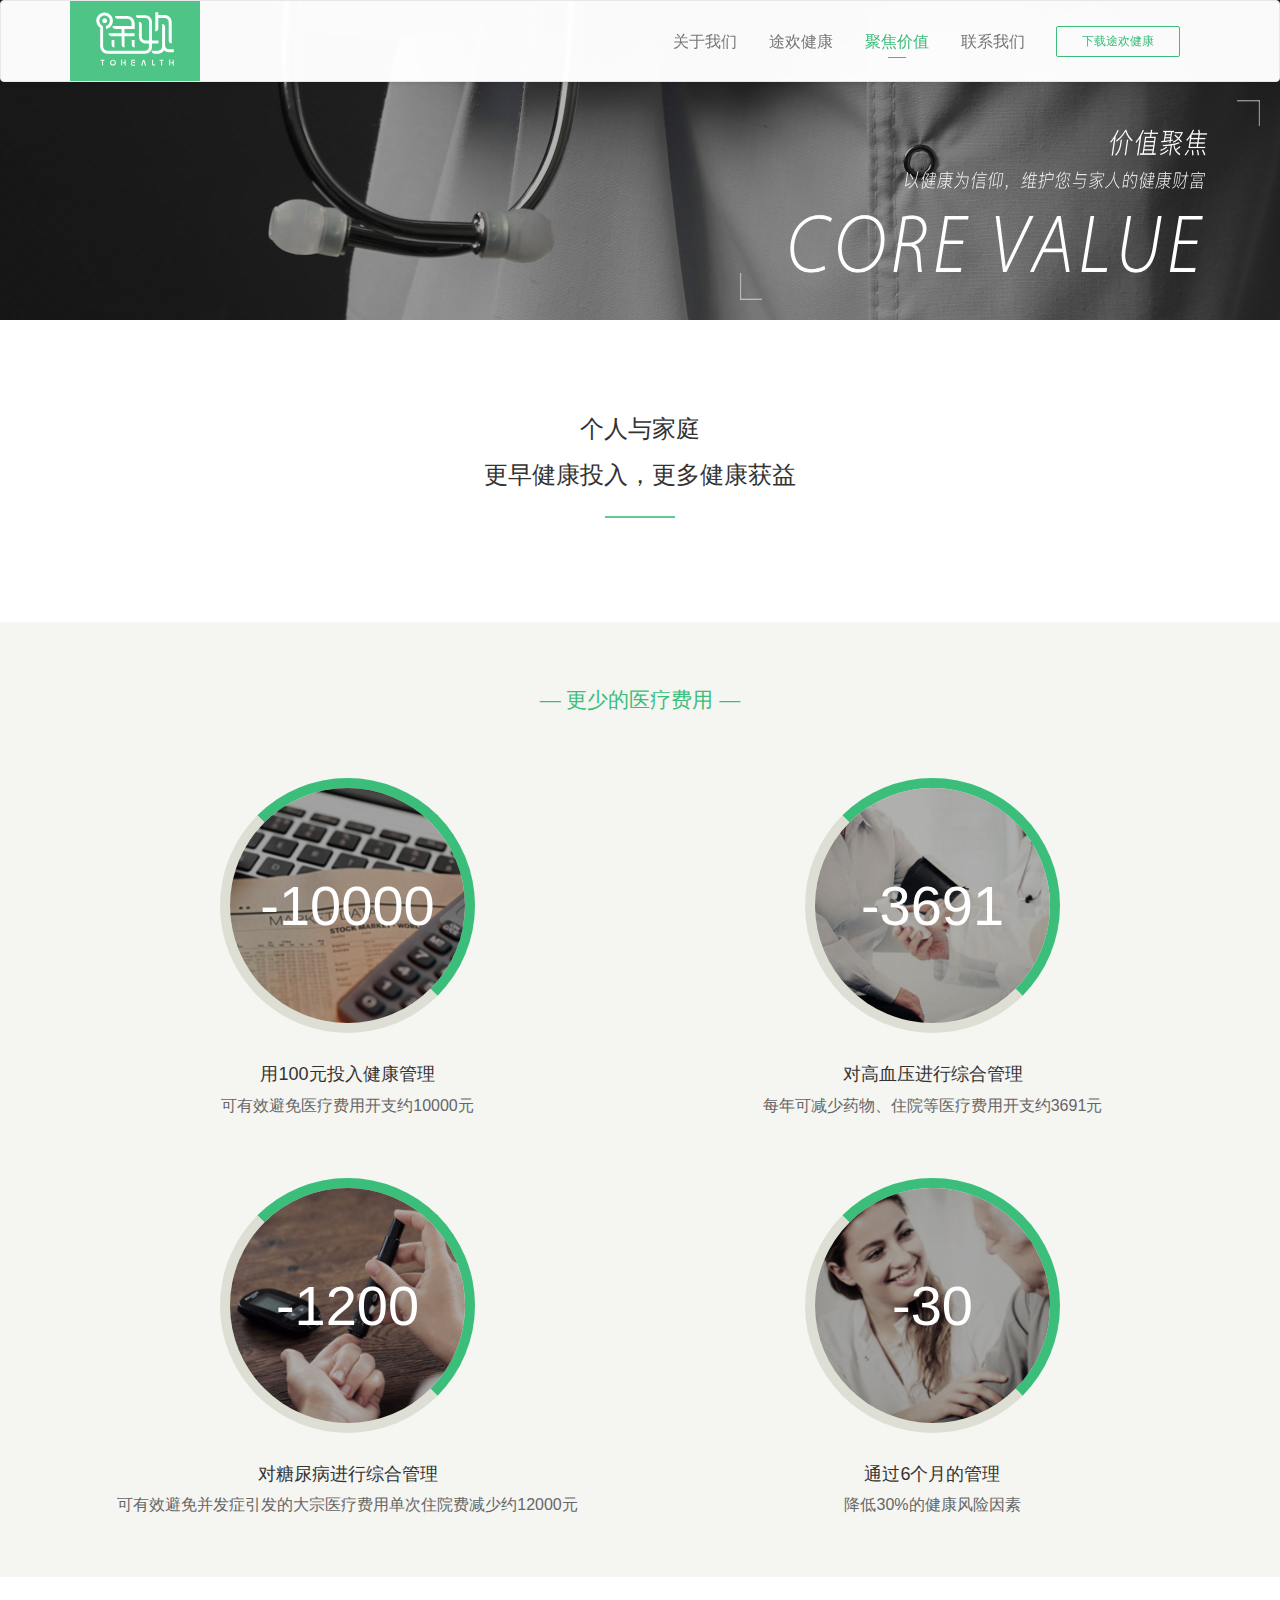
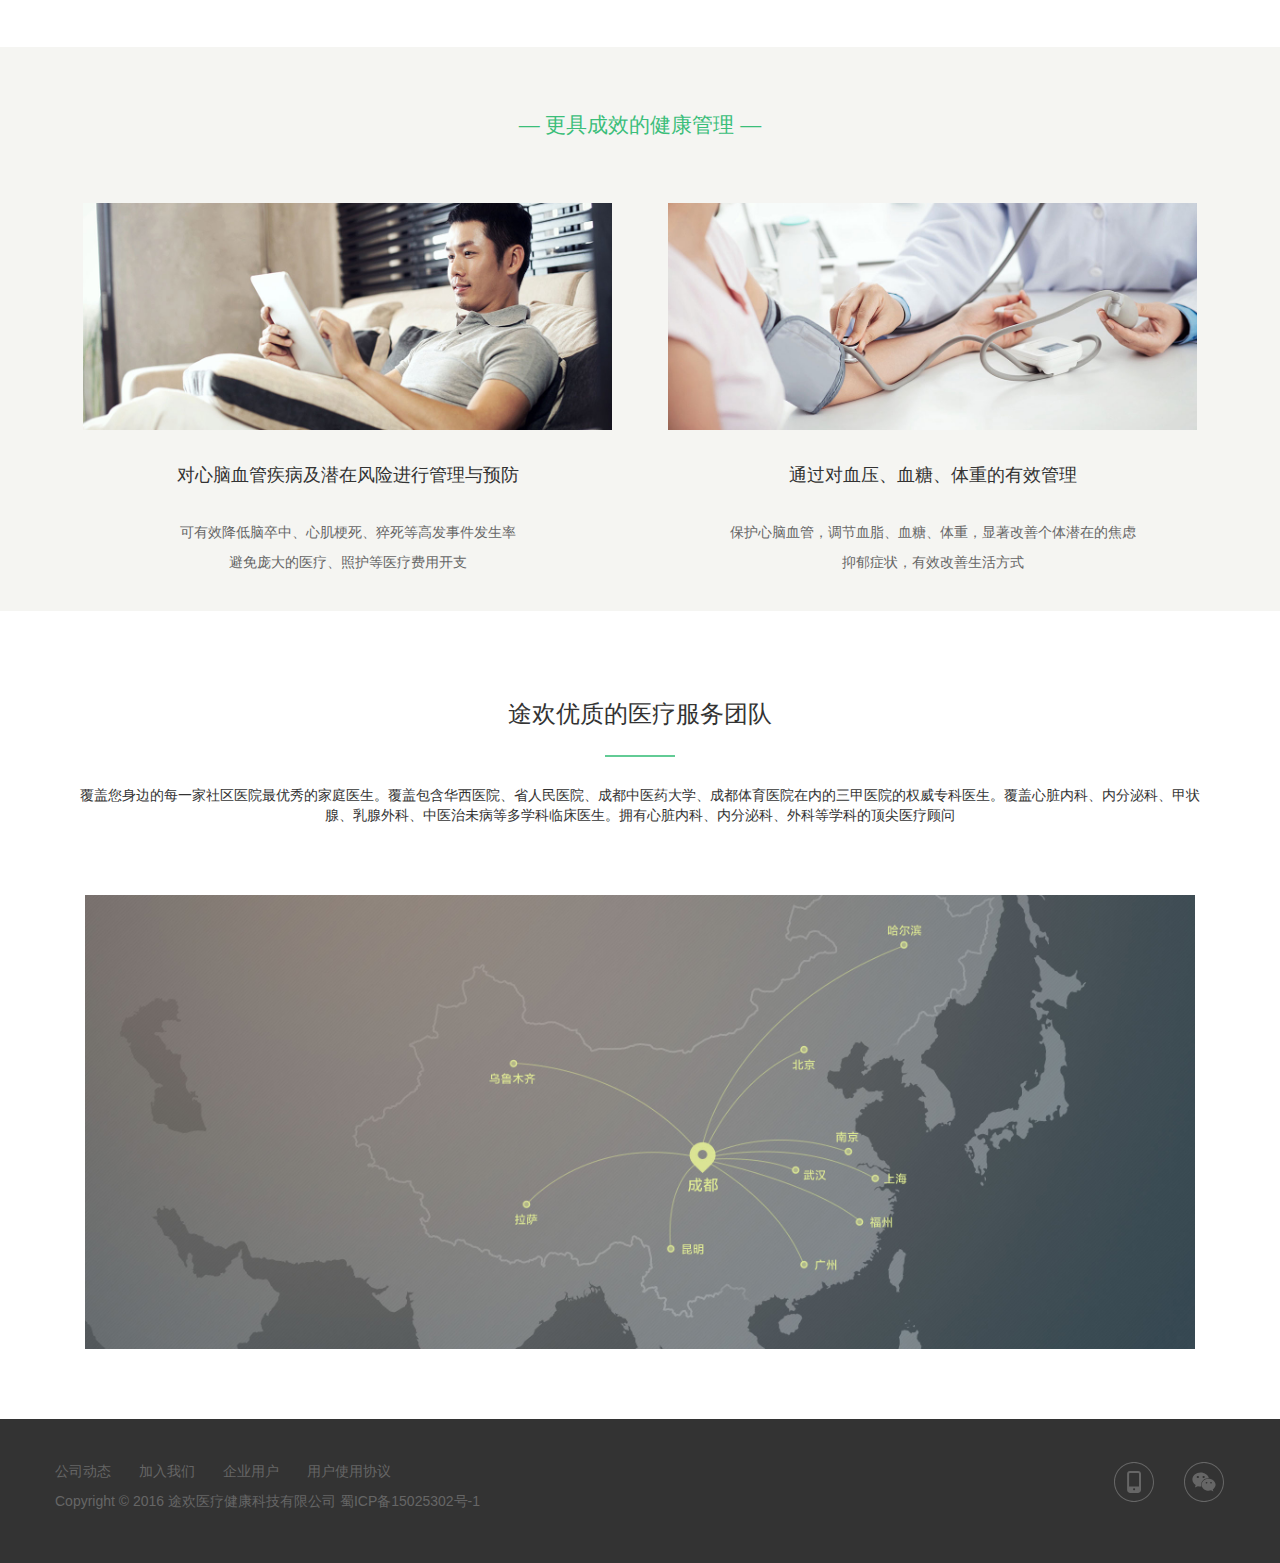
<file: value.html>
<!DOCTYPE html>
<html lang="en">
<head>
    <meta charset="UTF-8">
    <meta name="viewport" content="width=device-width, initial-scale=1">
    <title>Document</title>
    <link rel="stylesheet" href="style.css">
    <link rel="stylesheet" href="css/bootstrap.min.css">
</head>
<body>
<div class="navbar navbar-default">
    <div class="container">
        <div class="navbar-header">
            <button type="button" class="navbar-toggle collapsed" data-toggle="collapse" data-target="#bs-example-navbar-collapse-1">
                <span class="sr-only">Toggle navigation</span>
                <span class="icon-bar icon-bar1"></span>
                <span class="icon-bar"></span>
                <span class="icon-bar icon-bar2"></span>
            </button>
            <a class="navbar-brand" href="/">
                <figure class="ac-logo-icon pc-none"></figure>
                <div class="logo-pc-div app-none">
                    <figure class="ac-familybrowser-icon"></figure>
                </div>
            </a>
        </div>
        <div class="collapse navbar-collapse navbar-right" id="bs-example-navbar-collapse-1">
            <ul class="nav navbar-nav">
                <li>
                    <a href="index.html">关于我们</a>
                </li>
                <li>
                    <a href="health.html">途欢健康</a>
                </li>
                <li class="click">
                    <a href="#">聚焦价值</a>
                    <p class="line-top"></p>
                </li>
                <li>
                    <a href="contact.html">联系我们</a>
                </li>
            </ul>
            <form id="downappform" class="navbar-form navbar-right" style="margin-right:0;">
                <a class="pc-none" href="#" >下载途欢健康</a>
                <a class="app-none memberzhuc model-down" href="#" data-toggle="modal" data-target=".bs-example-modal-sm">下载途欢健康</a>
            </form>
        </div>
    </div>
</div>
<div class="modal fade bs-example-modal-sm" tabindex="-1" role="dialog" aria-labelledby="mySmallModalLabel">
    <div class="modal-dialog modal-sm">
        <div class="modal-content" style="height: 580px;">
            <div style="width:580px; display: inline-block;">
                <div class="modal-header">
                    <button type="button" class="close" data-dismiss="modal" aria-label="Close"></button>
                </div>
                <div class="modal-body">
                    <figure class="pop-erweima">
                        <img src="img/erweima-app.svg" width="300" height="300" style="padding: 20px; border: 1px solid rgba(170, 170, 170, 0.3);">
                    </figure>
                    <div class="pop-erweima-text">
                        <p>请使用微信扫一扫</p>
                        <p>下载“途欢健康”App注册登录</p>
                    </div>
                </div>
            </div>
        </div>
    </div>
</div>
<div class="valuebanner">
    <div class="container-fluid">
        <div class="row">
            <img class="focus" src="img/valuefocus.png"/>
        </div>
    </div>
    <div class="container">
        <h3>个人与家庭</h3>
        <h3>更早健康投入，更多健康获益</h3>
        <div class="line"></div>
    </div>
</div>
<div class="choosewe">
    <div class="container">
        <div class="row">
            <div class="col-xs-12 text">
                — 更少的医疗费用 —
            </div>
            <div class="col-xs-12 col-sm-6">
                <div class="innerbox">
                    <div class="imgbox">
                        <span>-10000</span>
                        <img src="img/choose1.jpg"/>
                    </div>
                    <div class="contentbox">
                        <h4>用100元投入健康管理</h4>
                        <p>可有效避免医疗费用开支约10000元</p>
                    </div>
                </div>
            </div>
            <div class="col-xs-12 col-sm-6">
                <div class="innerbox">
                    <div class="imgbox">
                        <span>-3691</span>
                        <img src="img/choose2.jpg"/>
                    </div>
                    <div class="contentbox">
                        <h4>对高血压进行综合管理</h4>
                        <p>每年可减少药物、住院等医疗费用开支约3691元</p>
                    </div>
                </div>
            </div>
            <div class="col-xs-12 col-sm-6">
                <div class="innerbox">
                    <div class="imgbox">
                        <span>-1200</span>
                        <img src="img/choose3.jpg"/>
                    </div>
                    <div class="contentbox">
                        <h4>对糖尿病进行综合管理</h4>
                        <p>可有效避免并发症引发的大宗医疗费用单次住院费减少约12000元</p>
                    </div>
                </div>
            </div>
            <div class="col-xs-12 col-sm-6">
                <div class="innerbox">
                    <div class="imgbox">
                        <span>-30</span>
                        <img src="img/choose4.jpg"/>
                    </div>
                    <div class="contentbox">
                        <h4>通过6个月的管理</h4>
                        <p>降低30%的健康风险因素</p>
                    </div>
                </div>
            </div>
        </div>
    </div>
</div>
<div class="managehealth">
    <div class="container">
        <div class="row">
            <div class="col-xs-12 text">
                — 更具成效的健康管理  —
            </div>
            <div class="col-xs-12 col-sm-6">
                <div class="innerbox">
                    <div class="imgbox">
                        <img src="img/manage1.jpg"/>
                    </div>
                    <div class="contentbox">
                        <h4>对心脑血管疾病及潜在风险进行管理与预防</h4>
                        <p>可有效降低脑卒中、心肌梗死、猝死等高发事件发生率</p>
                        <p>避免庞大的医疗、照护等医疗费用开支</p>
                    </div>
                </div>
            </div>
            <div class="col-xs-12 col-sm-6">
                <div class="innerbox">
                    <div class="imgbox">
                        <img src="img/manage2.jpg"/>
                    </div>
                    <div class="contentbox">
                        <h4>通过对血压、血糖、体重的有效管理</h4>
                        <p>保护心脑血管，调节血脂、血糖、体重，显著改善个体潜在的焦虑</p>
                        <p>抑郁症状，有效改善生活方式</p>
                    </div>
                </div>
            </div>
        </div>
    </div>
</div>
<div class="container" style="text-align: center">
    <h3>途欢优质的医疗服务团队</h3>
    <div class="line"></div>
    <p>覆盖您身边的每一家社区医院最优秀的家庭医生。覆盖包含华西医院、省人民医院、成都中医药大学、成都体育医院在内的三甲医院的权威专科医生。覆盖心脏内科、内分泌科、甲状腺、乳腺外科、中医治未病等多学科临床医生。拥有心脏内科、内分泌科、外科等学科的顶尖医疗顾问</p>
    <div class="row" style="margin: 5em 0">
        <div class="col-xs-12">
            <img style="width: 100%;height: auto" src="img/jzjj-map.jpg" />
        </div>
    </div>
</div>
<footer>
    <div class="container hidden-xs">
        <div class="row">
            <div class="left pull-left">
                <ul class="clearfix">
                    <li><a href="#">公司动态</a></li>
                    <li><a href="#">加入我们</a></li>
                    <li><a href="#">企业用户</a></li>
                    <li><a href="#">用户使用协议</a></li>
                </ul>
                <p>Copyright © 2016 途欢医疗健康科技有限公司 蜀ICP备15025302号-1</p>
            </div>
            <div class="right pull-right">
                <div class="shouji pull-left">
                    <div class="alertbox">
                        <div class="inner"></div>
                        <div class="arrow"></div>
                    </div>
                </div>
                <div class="weixin pull-left">
                    <div class="alertbox">
                        <div class="inner"></div>
                        <div class="arrow"></div>
                    </div>
                </div>
            </div>
        </div>
    </div>
    <div class="container visible-xs-block">
        <div class="row">
            <p>Copyright © 2016 途欢医疗健康科技有限公司 蜀ICP备15025302号-1</p>
        </div>
    </div>
</footer>
</body>
</html>
<script src="js/jquery-3.2.0.min.js"></script>
<script src="js/bootstrap.min.js"></script>
<script src="main.js"></script>
</file>
<file: style.css>
ul{
	list-style: none;
	margin:0;
	padding: 0;
}
a{
	text-decoration: none;
}
.navbar.navbar-default{
    padding: 15px 0;
    box-shadow: 0 1px 4px rgba(0,0,0,.1);
    margin-bottom: 0;
    z-index: 1000;
    background-color: rgba(255,255,255,.98);
    position: fixed;
    left: 0;
    right: 0;
}
.logo-pc-div {
    background-color: rgba(59,190,122,.9);
    margin-top: -30px;
    width: 130px;
    height: 80px;
    padding-top: 10px;
}
.ac-familybrowser-icon {
    background-repeat: no-repeat;
    background-image: url(img/logo-pc.svg);
    background-size: 80px 56px;
    width: 80px;
    height: 56px;
    margin: 0 auto;
    background-position: center;
    text-align: center;
}
.ac-logo-icon {
    background-repeat: no-repeat;
    background-image: url(img/logo.svg);
    background-size: 50px 50px;
    height: 50px;
    width: 50px;
    margin-right: 8px;
    float: left;
    margin-top: -15px;
}
@media (min-width: 768px){
	.pc-none {
	    display: none;
	}
}
@media(max-width: 767px){
	.app-none{
		display: none;
	}
}
.navbar-nav li a{
	font-size: 16px;
}
.navbar-default .navbar-nav>.click>a {
    color: #3bbe7a;
}
.line-top {
    border-top: 1px solid #3bbe7a;
    width: 18px;
    margin: auto;
}
@media (max-width: 767px){
	.navbar-default .navbar-nav>.click>p {
	    display: none;
	}
	.navbar-default .navbar-collapse {
	    border: none;
	}
	.navbar-default .navbar-nav>li>a{
		text-align: center;
		margin: 10px 0;
	}
	#downappform .memberzhuc.app-none {
    	display: none;
	}
}	
@media (min-width: 992px){
	.navbar-default .navbar-nav>li>a {
    padding: 16px 25px 5px !important;
    font-size: 16px;
    color: #333;
	}
}
@media (min-width: 768px){
	.navbar-default .navbar-nav>li>a {
	    padding: 16px 16px 5px !important;
	    font-size: 16px;
	    color: #333;
	}
	#downappform .pc-none {
    	display: none;
	}
}
.navbar.navbar-default .navbar-toggle {
    border: none;
}
.navbar.navbar-default .navbar-toggle:focus, 
.navbar.navbar-default .navbar-toggle:hover {
    background-color: transparent;
}
.navbar.navbar-default .navbar-toggle .icon-bar {
    background-color: #3bbe7a;
    transition: all .4s ease-in-out;
    transform: rotate(0);
    height: 1px;
}

@media (max-width: 767px){
	.navbar.navbar-default .click span.icon-bar1 {
	    transform: rotate(45deg) translateX(1px);
	}
}

@media (max-width: 767px){
	.navbar.navbar-default .click span.icon-bar2 {
	    transform: rotate(-45deg) translateX(1px) translateY(-1px);
	}
}
@media (max-width: 767px){
	button.click .icon-bar:nth-child(3) {
	    opacity: 0;
	}
	button.click .icon-bar+.icon-bar {
	    margin-top: 0;
	}
}

#downappform{
	text-align: center;
    border: none;
    margin:0;
}
#downappform .memberzhuc {
    color: #3bbe7a;
    background-color: transparent;
    border: 1px solid #3bbe7a;
    font-size: 12px;
    padding: 6px 25px;
    border-radius: 2px;
    display: inline-block;
    margin-top: 10px;
    text-decoration: none;
}
#downappform .memberzhuc:hover{
	background-color: #3bbe7a;
	color: #fff;
}
#downappform .pc-none{
	color: #666;
    font-size: 16px;
    text-decoration: none; 
}
.modal-sm {
    width: 580px !important;
    height: 580px !important;
}

.modal .modal-header {
    height: 60px;
    padding: 15px;
    border:none;
}
.modal-header .close {
    margin: 25px 15px 0 0;
    background-image: url(img/close.svg);
    background-repeat: no-repeat;
    background-size: 21px 21px;
    width: 21px;
    height: 21px;
}
.modal-body {
    padding: 50px 15px 70px !important;
}

.pop-erweima img{
    margin-left: 125px;
}
.pop-erweima-text{
	text-align: center;
	font-size: 16px;
	color: #666;
	margin-top: 30px;
}
.banner{
	position: relative;
	height: 600px;
}
@media (max-width: 767px){
	.banner {
    	height: 300px;
	}
	#btnleft{
		display: none;
	}
	#btnright{
		display: none;
	}
}
.banner:before {
    content: "";
    display: block;
    width: 100%;
    height: 100%;
    position: absolute;
    top: 0;
    left: 0;
    background-color: #000;
    opacity: .2;
    z-index: 10;
}
.banner .about{
    position: absolute;
    top: 0;
    left: 0;
    height: 100%;
    width: 100%;
}
.banner h1{
	z-index: 100;
	position: absolute;
	left: 0;
	color: #fff;
	font-size: 3em;
	margin-left: 25%;
}
.banner h2{
	z-index: 100;
	position: absolute;
	left:0;
	color: #fff;
	margin-left: 25%;
}
.banner .clickbtn{
	position: absolute;
	bottom: 2em;
	left: 0;
	right: 0;
	width: 10em;
	margin: auto;
	z-index: 60;
}
.banner .clickbtn li{
	float: left;
	width: 3em;
	height:0.2em;
	background: #fff;
	margin-right: 1em;
	cursor: pointer;
	z-index: 200;
}
.banner .clickbtn li.on{
	background:  #3bbe7a;
}
#btnleft .prev{
	content: "<";
	font-size: 30px;
	width: 30px;
	background-color: rgba(0,0,0,.25);
	display: none;
	z-index: 600;
}
#btnright .next{
	content: ">";
	font-size: 30px;
	width: 30px;
	background-color: rgba(0,0,0,.25);
	display: none;
	z-index: 600;
	position: absolute;
	right: 0;
}
.banner:hover>#btnleft .prev,
.banner:hover>#btnright .next{
	display: block;
}
#btnleft{
	width: 0;
	height: 110px;
	position: absolute;
	color: #fff;
	background-color: rgba(0,0,0,.25);
	opacity: 1;
	z-index: 500;
	cursor: pointer;
	background-repeat: no-repeat;
	background-position: center;
	top: 300px;
	left: 0;
	background-size: cover;
	line-height: 110px;
	text-align: center;
	transition: all 0.5s;
}
#btnright{
	width: 0;
	height: 110px;
	position: absolute;
	color: #fff;
	background-color: rgba(0,0,0,.25);
	opacity: 1;
	z-index: 500;
	cursor: pointer;
	background-repeat: no-repeat;
	background-position: center;
	top: 300px;
	right:0;
	background-size: cover;
	line-height: 110px;
	text-align: center;
	transition: all 0.5s;
}
.container .intro {
	text-align: center;
	color: #333;
	font-weight: normal;
	margin: 50px 0;
}
.container .intro>h3{
	margin-bottom: 50px;
}
.container .imglist>div{
	margin-bottom: 20px;
	border-radius: 2px;
    padding: 0 20px;
}
.container .imglist .inner{
	background-color: rgba(59,190,122,.8);
	text-align: center;
	color: #fff;
	padding: 20px 20px 40px;
}
.container .imglist img{
	width: 110px;
	height: 110px;
	margin:20px 0;
}
@media(min-width: 768px){
	.container .imglist .inner{
    	min-height: 350px;
	}
}
.ceo{
	background: #eeefe9;
	padding: 60px 0;
	text-align: center;
}
.ceolist>div{
	margin-bottom: 20px;
}
.ceo .inner{
	padding: 0 2em;
	position: relative;
}
.ceo .inner img{
	width: 100%;
	height: auto;
}
.ceo .inner div{
	background: #fff;
	padding: 10px 0;
	color: #333;
}
.ceo .inner .wrapper{
	padding: 2em;
	position: absolute;
	left: 0;
	right: 0;
	top: 0;
	bottom: 0;
	opacity: 0.8;
	display: none;
}
.ceo .wrapper .intro{
	margin: 0;
	width: 100%;
	height: 100%;
	border: 3px solid rgba(59,190,122,.8);
	padding-top: 5em;
}
.ceo .wrapper .intro ul{
	margin-top: 50px;
}

.showpic .row{
	background: rgba(59,190,122,.8);
	position: relative;
}
.showpic .intro{
	text-align: center;
	margin: 100px 0;
}
.showpic .col-sm-8{
	padding: 0;
	height: 365px;
}
.showpic .col-sm-4{
	height: 365px;
}
@media(max-width: 768px){
	.showpic .col-sm-4{
    	height: 300px;
	}
	.controlbtn {
		display: none;
	}
	.showpic img{
		height: auto;
	}
	.banner.clickbtn {
		width: 3em;
		bottom: 1em;
	}
	.banner .clickbtn li{
		width: 1.5em;
		height: 0.2em;
	}
	.banner h1{
		font-size: 2em;
		margin-right: 2em;
	}
	.banner h2{
		font-size: 1.5em;
		margin-right: 2em;
	}
}
.showpic img{
	width: 100%;
	height: 365px;
	position: absolute;
	top: 0;
	left: 0;
}
.showpic .text{
	color: #fff;
	text-align: center;
	position: absolute;
	right: 0;
	top: 0;
	margin: 0 30px;
}
.controlbtn{
	width: 200px;
	margin: 0 auto;
}
.controlbtn li{
	width: 40px;
	height: 3px;
	float: left;
	margin:50px 10px 0 0;
	background: #999;
	cursor: pointer;
}
.controlbtn li.on{
	background: rgba(59,190,122,.8);
	position: relative;
}
.controlbtn li.on:before{
	content: "";
	display: inline-block;
	border: 8px solid transparent;
	border-bottom-color: rgba(59,190,122,.8);
	position: absolute;
	bottom: 1px	;
	left: 13px;
}
.display .col-xs-12{
	background: url(img/about.jpeg) 50% 0%	;
    height: 420px;
    text-align: center;
}
.display .col-xs-12 img{
	display: block;
	border-radius: 50%;
	background: #fff;
	width: 100px;
	height: 100px;
	margin: 100px auto 50px;
}
.display .col-xs-12 p{
	color: #fff;
}

.itembox{
	background: #eeefe9;
	padding: 5em;
	position: relative;
}
.itembox >.btn{
	color:rgba(59,190,122,.8);
	font-size: 4em;
	position: absolute;
	top: 3em;
}
#prevbtn{
	left: 0.3em;
}
#nextbtn{
	right: 0.3em;
}
.itembox li{
	float: left;
	width: 16em;
	text-align: center;
}
@media (max-width: 935px) {
	.itembox li{
		width: 19em;
	}
}
@media (max-width:768px){
	.itembox li{
		width: 25em;
		float: none;
		margin: 0 auto;
	}
}
.itembox li img{
	width: 60%;
	height: 60%;
	border-radius: 50%;
	margin-top: 3em;
	opacity: 0.7;
	transition: all 0.5s;
}
.itemtext{
	color: #666;
	opacity: 0;
	margin-top: 3em;
}

.contentbox{
	color: #666;
	font-size: 16px;
	text-align: center;
}
.contentbox .container .row .col-xs-6{
	padding: 0;
}
.contentbox .container .row .col-xs-12{
	position: relative;
}
.contentbox .pic{
	width: 5%;
	height: 5%;
	position: absolute;
	left: 0;
	right: 0;
	top: 0;
	bottom: 0;
	margin: auto;
	z-index: 500;
}
.contentbox span{
	 color: #999;
}
.contentbox .text{
	margin: 5em 0;
}
.line{
	width: 5em;
	height: 2px;
	background:rgba(59,190,122,.8);
	margin: 2em auto;
}
.contentbox img{
	width: 100%;
	height: auto;
}
.contentbox .pic.picbd{
	width: 130px;
	height: 130px;
	border-radius: 50%;
	background:rgba(59,190,122,.8);
	color: #fff;
	line-height: 130px;
	font-weight: bold;
}
.box{
	margin: 1em;
}
.contentbox .box .text{
	margin: 2em 0;
}
.contentbox .box .line{
	width: 2em;
	margin: 1em auto;
}
.contentbox .box p{
	font-size: 0.5em;
}
.appload{
	position: relative;
}
.appload .container-fluid{
	background: url("img/back.jpg");
	background-position: center;
	background-repeat: no-repeat;
	background-size: cover;
	width: 100%;
	height: 660px;
	margin-top: 98px;
}
@media (max-width: 767px){
	.appload .container-fluid{
		height: 450px;
		margin-top: 30px;
	}
}
.appload .appwindow{
	display: inline-block;
	position: relative;
	background:url("img/shoujitu.png");
	background-position: center;
	background-repeat: no-repeat;
	background-size: cover;
	width: 300px;
	height: 600px;
	top: 60px;
	left: 40px;
}
.appload .navbtn{
	position: absolute;
	bottom: 5em;
	left: 35em;

}
.appload .navbtn li{
	float: left;
	margin-right: 2em;
	margin-bottom: 1em;
	width: 60px;
	height: 60px;
	border-radius: 50%;
	border: 1px solid #fff;
	background: transparent;
	cursor: pointer;
}
.appload .navbtn li.click{
	background: rgba(59,190,122,.8);
	border-color: rgba(59,190,122,.8);
}
.appload .appwindow li{
	z-index: 500;
	position: absolute;
	top: 150px;
	left: 27px;
	height: 430px;
	width: 250px;
}
.appload .appwindow li img{
	width: 100%;
	height: 100%;
}
.appload .navtext{
	color: #fff;
}
.appload .navtext p{
	line-height: 2em;
}
.appload .navtext li{
	 z-index: 500;
	 position: absolute;
	 top: 8em;
	 left: 35em;
	margin-right: 1em;
 }
.appload .navtext .line{
	margin:2em 0;
}
.appload-onapp{
	background: url("img/back.jpg");
	background-position: center;
	background-repeat: no-repeat;
	background-size: cover;
	width: 100%;
	height: 450px;
	color: #fff;
	text-align: center;
	padding-top: 1em;
	position: relative;
}
.appload-onapp h1{
	font-size: 2em;
}
.appload-onapp .line{
	margin: 1em auto;
}
.appload-onapp .appwindow{
	display: inline-block;
	position: absolute;
	background:url("img/shoujitu.png");
	background-position: center;
	background-repeat: no-repeat;
	background-size: cover;
	width: 150px;
	height: 300px;
	bottom: 0;
	left: 0;
	right: 0;
	margin: auto;
}
.appload-onapp img{
	position:absolute;
	bottom: 15px;
	left: 0;
	right: 0;
	margin: auto;
	width: 120px;
	height: 215px;
}
.customer{
	text-align: center;
	margin-top: 6em;
	position: relative;
}
.customer .col-md-4{
	padding:0 3em;
	margin-top: 2em;
	margin-bottom: 10em;
}
.customerbox{
	background-color: #f0f0f0;
	border-radius: 4px;
	border: 1px solid #3bbe7a;
	padding: 3em 1em 1em;
}
.customerbox img{
	width: 50px;
	height: 50px;
	border-radius: 50%;
	position: absolute;
	top: -25px;
	left: 0;
	right: 0;
	margin: auto;
}
.customerbox p{
	font-size: 1em;
	margin-bottom: 2em;
	text-align: justify;
}
.customerbox span{
	font-size:0.5em;
	float: right;
}
.customerbox .bing{
	display: inline-block;
	float: left;
	padding: 0.2em 0.5em;
	background: #aaa;
	color: #fff;
}
.customerbox i{
	display: inline-block;
	background-image: url(img/position-icon.svg);
	background-repeat: no-repeat;
	background-size: 10px 10px;
	width: 10px;
	height: 10px
}
.customerbox .arrow{
	position: absolute;
	bottom: -21px;
	left: 0;
	right: 0;
	margin: auto;
	border: 11px solid transparent;
	width: 0;
	height: 0;
	border-top-color: #3bbe7a;
}
.customerbox .after{
	position: absolute;
	bottom: -20px;
	left: 0;
	right: 0;
	margin: auto;
	border: 11px solid transparent;
	width: 0;
	height: 0;
	border-top-color: #f0f0f0;
	z-index: 10;
}
.customerbox .icon{
	background: url("img/douhao.svg") no-repeat;
	background-size: 70px 70px;
	width: 70px;
	height: 70px;
	position: absolute;
	left: 0;
	right: 0;
	bottom: -100px;
	margin: auto;
}
footer{
	background: #333;
	color: #666;
	padding:3em 0;
}
footer li a{
	color: #666;
}
footer li{
	float: left;
	display: block;
	margin-right: 2em;
}
footer .right .shouji{
	background: url("img/shouji-logo-icon.svg") no-repeat;
	background-size: 42px 42px;
	height: 42px;
	width: 42px;
	cursor: pointer;
	margin-right: 2em;
	position: relative;
}
footer .right .weixin{
	background: url("img/wewix-ico.svg") no-repeat;
	background-size: 42px 42px;
	height: 42px;
	width: 42px;
	cursor: pointer;
	position: relative;
}
footer .right .weixin:hover>.alertbox,
footer .right .shouji:hover>.alertbox{
	visibility: visible;
	opacity: 1;
}
footer .alertbox{
	width: 160px;
	height: 160px;
	padding: 7px;
	position: relative;
	top: -200px;
	left: -70px;
	background: #fff;
	z-index: 480;
	box-sizing: content-box;
	visibility: hidden;
	opacity: 0;
	transition: all 1s;
}
footer .alertbox .inner{
	background: url("img/erweima-app.svg") no-repeat;
	background-size: 160px 160px;
	width: 160px;
	height: 160px;
	z-index: 500;
}
footer .alertbox .arrow{
	width: 0;
	height: 0;
	border: 10px solid transparent;
	border-top-color: #fff;
	position: absolute;
	bottom: -20px;
	right: 0;
	left: 0;
	margin: auto;
}
footer .visible-xs-block p{
	text-align: center;
	float: none;
}
.valuebanner .row{
	background: url("img/valuebanner.jpg") no-repeat;
	background-size: cover;
	background-position: center;
	height: 320px;
	position: relative;
}
.valuebanner .focus{
	position: absolute;
	bottom: 20px;
	right: 20px;
	width: 520px;
	height: 200px;
}
@media (max-width:700px) {
	.valuebanner .focus{
		width: 260px;
		height: 100px;
	}
}
.valuebanner .container{
	text-align: center;
	margin: 2cm auto;
}
.choosewe,
.managehealth{
	background: rgba(222,223,212,.3);
	text-align: center;
}
.choosewe .text,
.managehealth .text{
	font-size: 1.5em;
	color: #3bbe7a;
	margin: 3em 0;
}
.choosewe .col-sm-6,
.managehealth .col-sm-6{
	padding: 0 2em 2em;
}
.choosewe .imgbox{
	width: 235px;
	height:235px;
	border-radius: 50%;
	margin: 0 auto;
	border: 10px solid rgb(222,223,212);
	border-top-color: #3bbe7a;
	border-right-color: #3bbe7a;
	box-sizing: content-box;
	position: relative;
}
.choosewe .imgbox img{
	width: 235px;
	height:235px;
	border-radius: 50%;
}
@media (max-width: 768px) {
	.choosewe .imgbox img,
	.choosewe .imgbox {
		width: 162px;
		height: 162px;
	}
	.choosewe .innerbox .imgbox span{
		font-size: 3em;
		line-height: 162px;
	}
}
.choosewe .imgbox span{
	position: absolute;
	left: 0;
	right: 0;
	line-height: 235px;
	font-size: 4em;
	color: #fff;
}
.choosewe .contentbox {
	margin: 2em 0;
}
.managehealth{
	margin: 5em 0;
}
.managehealth img{
	width: 100%;
	height: auto;
}
.choosewe h4,
.managehealth h4{
	color: #333;
}
.managehealth p{
	font-size: 0.9em;
}
.managehealth h4{
	margin: 2em 0;
}
.contactus{
	text-align: center;
	margin: 3em 0 5em;
}
.contactus .col-sm-4{
	padding: 0 2em;
	margin: 3em 0;
}
.contactus .row{
	border-bottom: 0.1em solid  rgb(222,223,212);
}
.contactus img{
	width: 10em;
	height:10em;
	background: #fff;
	border-radius:50%;
}
.contactus h4{
	color: #333;
	margin: 1em 0;
}
.contactus p{
	color: #666;
}
@media (max-width: 768px) {
	.contactus img{
		width: 6em;
		height:6em;
	}
}
.messagebox{
	text-align: center;
	margin: 5em 0;
}
.messagebox .col-xs-8{
	padding: 0 3em;
}
.messagebox img{
	width: 100%;
	height: auto;
}
.messagebox .form-control{
	margin-bottom: 1em;
}
.messagebox button{
	padding: 0.5em 3em;
	background: #3bbe7a;
	color: #fff;
	display: block;
}
</file>
